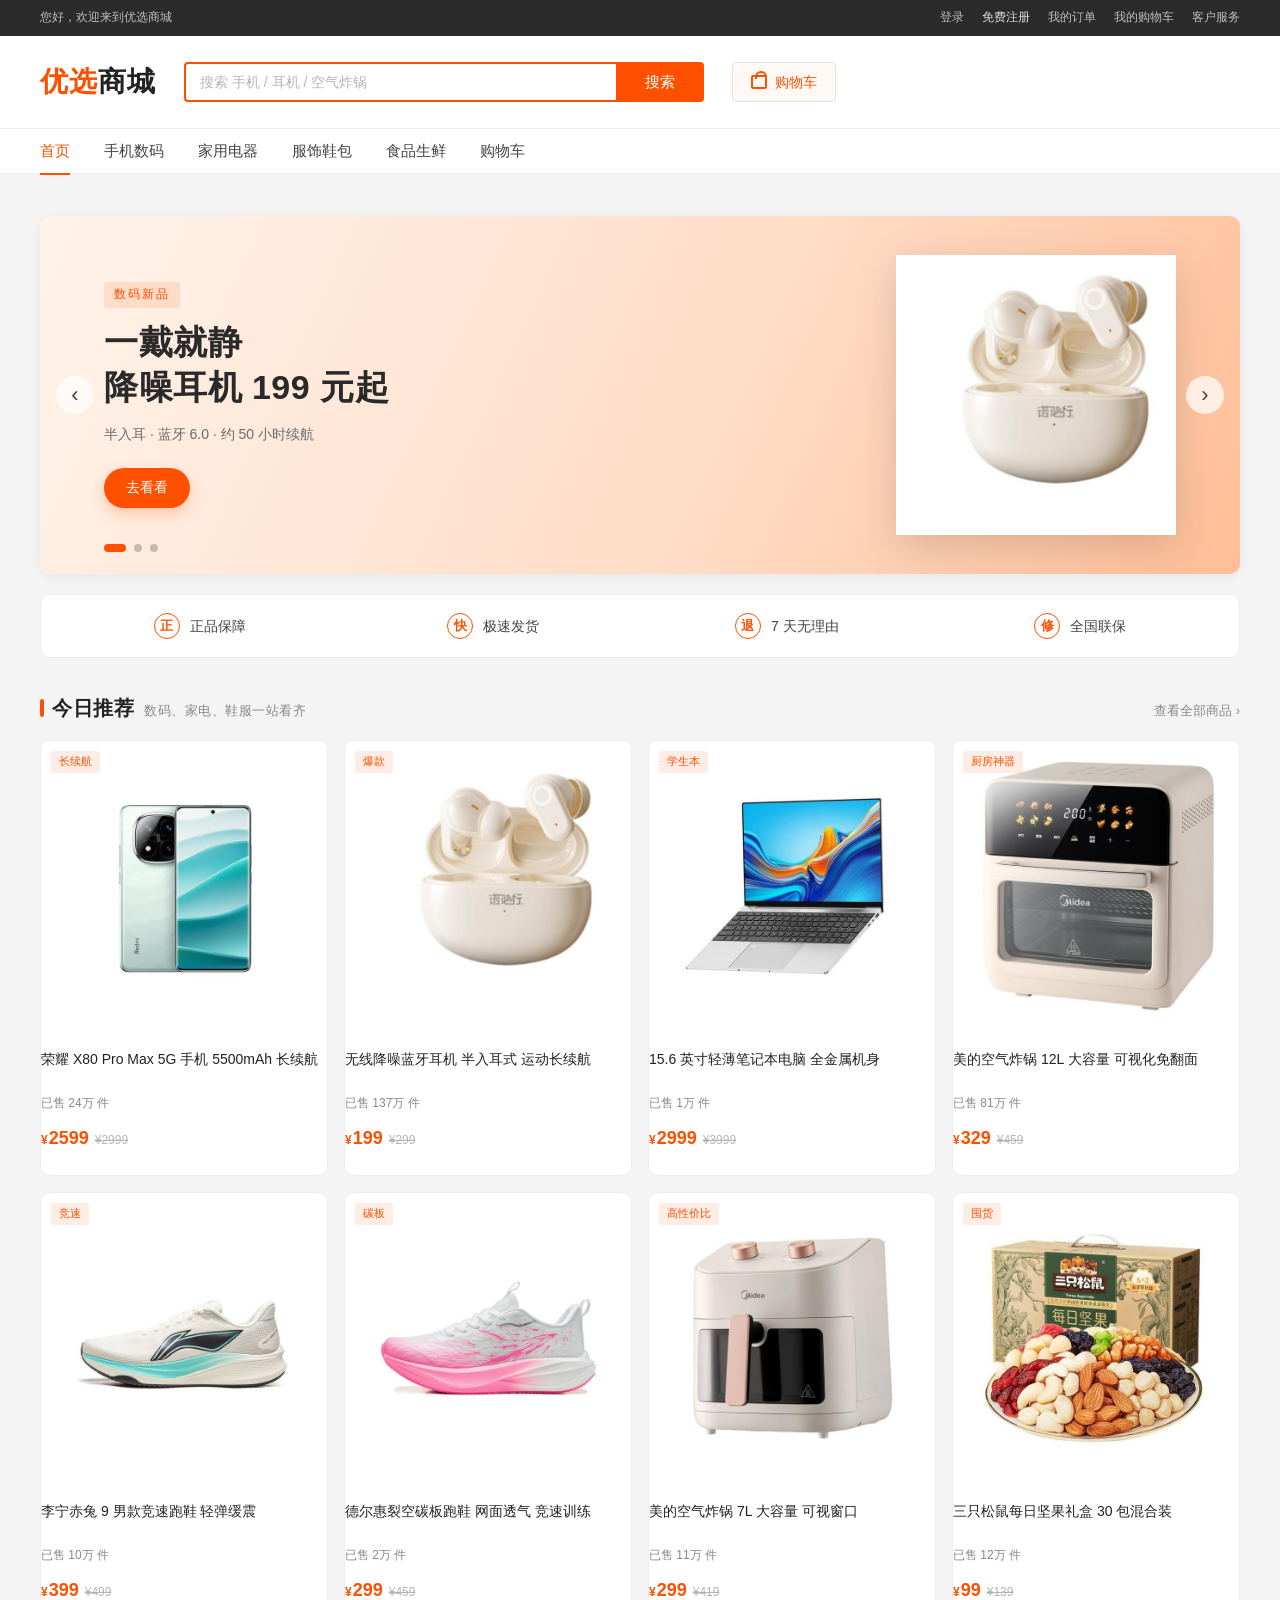
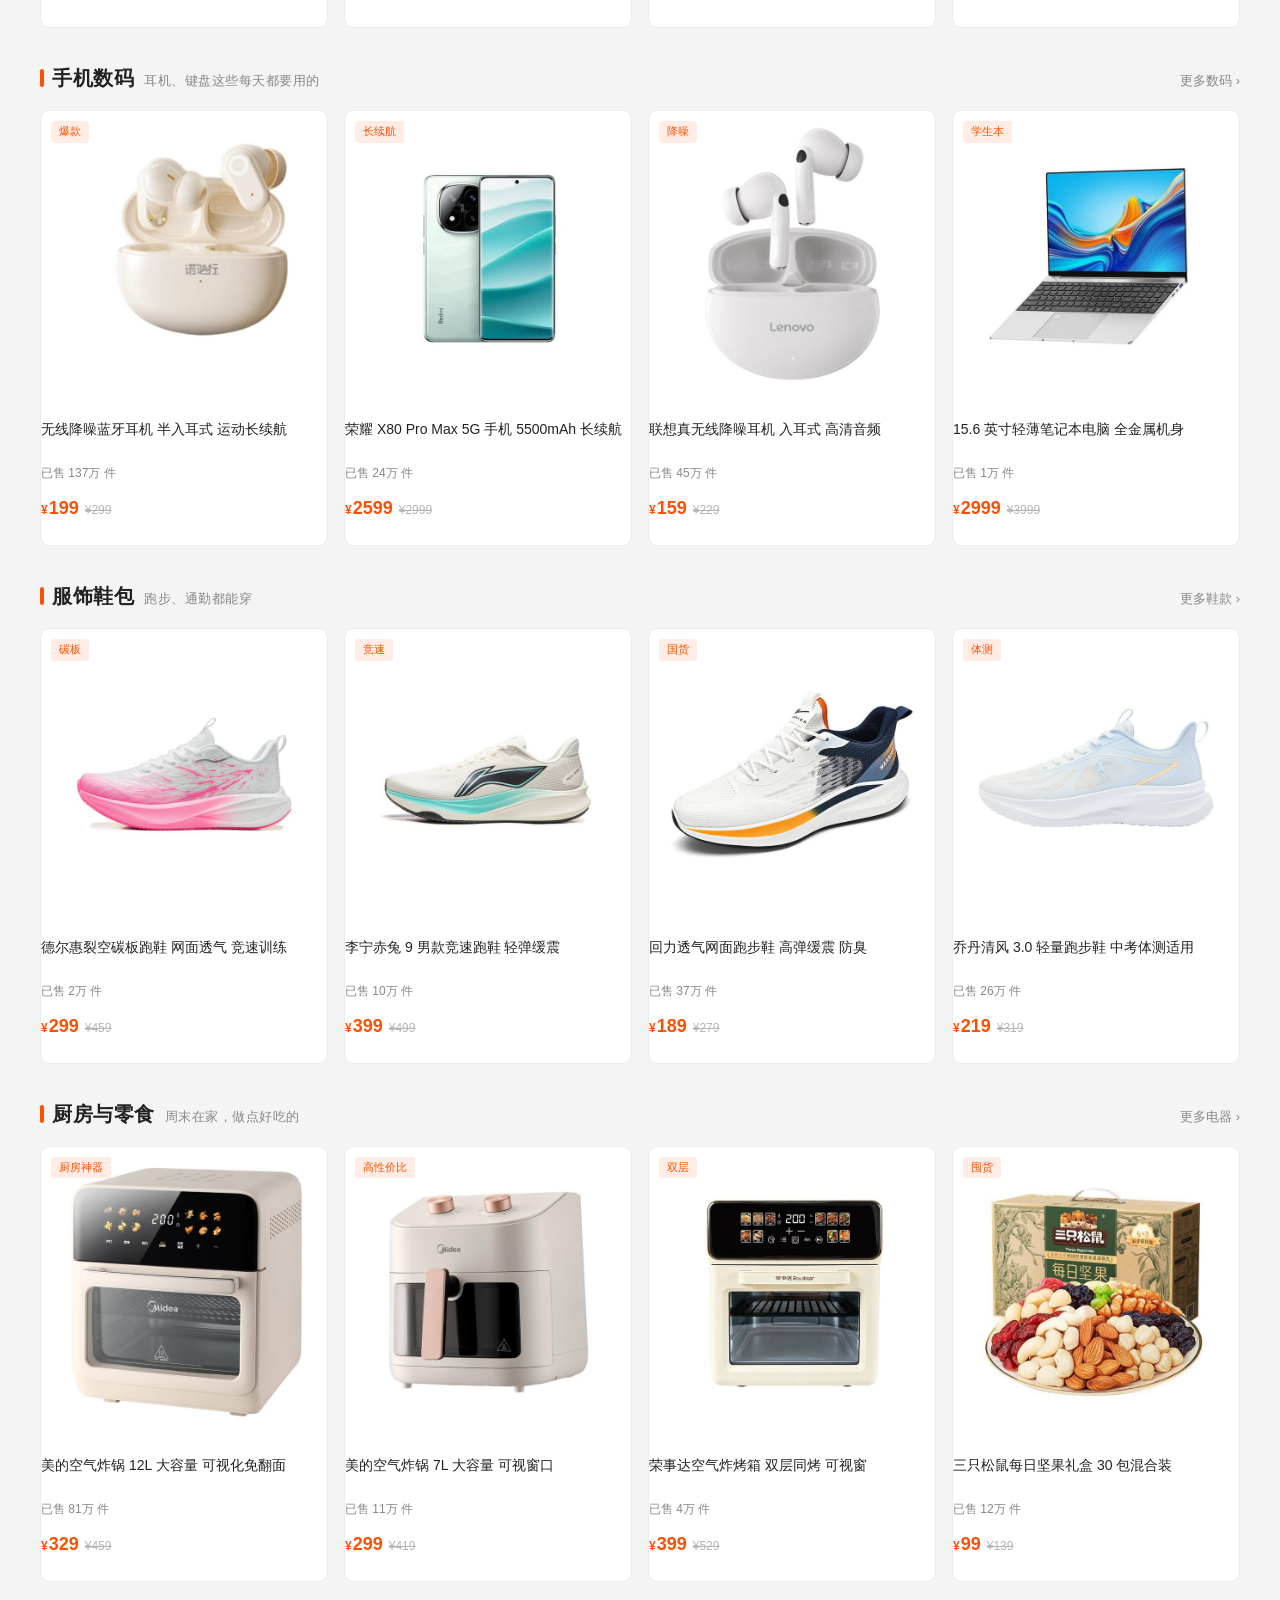
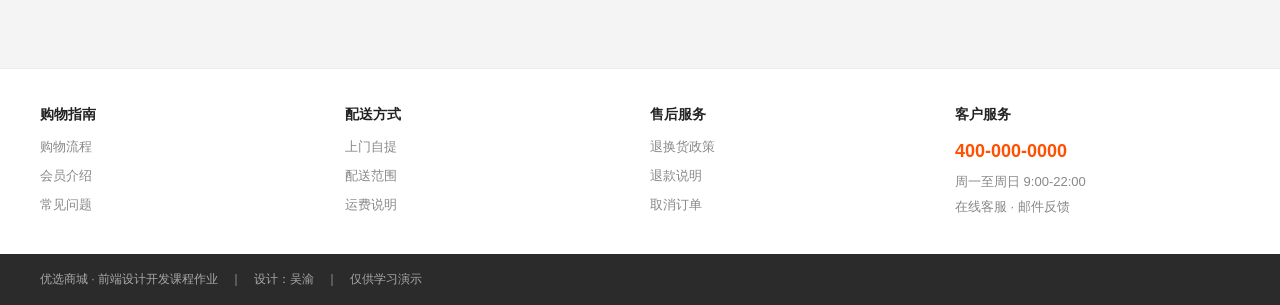
<file: index.html>
<!--
  优选商城 · 首页 index.html
  姓名：吴渝　学号：20251091098
  本页内容：轮播 Banner、服务承诺条、商品推荐区、楼层区
  公共头部与页脚复用 index.css 里的样式，本页脚本为 index.js
-->
<!DOCTYPE html>
<html lang="zh-CN">
<head>
  <meta charset="UTF-8">
  <meta name="viewport" content="width=device-width, initial-scale=1">
  <title>优选商城 - 正品好物，一站购齐</title>
  <link rel="icon" href="图片素材/favicon.png">
  <link rel="stylesheet" href="index.css">
</head>
<body>

  <!-- ========== 顶部通栏 ========== -->
  <div class="topbar">
    <div class="wrap topbar-in">
      <span class="tb-welcome">您好，欢迎来到优选商城</span>
      <nav class="tb-links">
        <a href="login.html">登录</a>
        <a href="login.html" class="tb-reg">免费注册</a>
        <a href="#">我的订单</a>
        <a href="cart.html">我的购物车<i class="tb-num" data-cart-num>0</i></a>
        <a href="#">客户服务</a>
      </nav>
    </div>
  </div>

  <!-- ========== 主导航 ========== -->
  <header class="header">
    <div class="wrap header-in">
      <a class="logo" href="index.html">优选<em>商城</em></a>
      <div class="search">
        <input type="text" placeholder="搜索 手机 / 耳机 / 空气炸锅" aria-label="搜索商品">
        <button type="button">搜索</button>
      </div>
      <a class="cart-entry" href="cart.html">
        <i class="ci" aria-hidden="true"></i>
        购物车<i class="cart-num" data-cart-num>0</i>
      </a>
    </div>
  </header>

  <!-- ========== 分类导航 ========== -->
  <nav class="catnav">
    <div class="wrap catnav-in">
      <a href="index.html" class="on">首页</a>
      <a href="category.html?cat=digital">手机数码</a>
      <a href="category.html?cat=home">家用电器</a>
      <a href="category.html?cat=clothes">服饰鞋包</a>
      <a href="category.html?cat=food">食品生鲜</a>
      <a href="cart.html">购物车</a>
    </div>
  </nav>

  <!-- ========== 正文 ========== -->
  <main class="wrap page">

    <!-- ---------- 轮播 Banner ---------- -->
    <section class="banner" aria-label="促销轮播">
      <div class="slides">

        <a class="slide s1 active" href="detail.html?id=p1">
          <div class="slide-txt">
            <p class="slide-kicker">数码新品</p>
            <h2>一戴就静<br>降噪耳机 199 元起</h2>
            <p class="slide-desc">半入耳 · 蓝牙 6.0 · 约 50 小时续航</p>
            <span class="slide-btn">去看看</span>
          </div>
          <div class="slide-pic">
            <img src="图片素材/p01.jpg" alt="无线降噪蓝牙耳机">
          </div>
        </a>

        <a class="slide s2" href="detail.html?id=p7">
          <div class="slide-txt">
            <p class="slide-kicker">厨房焕新</p>
            <h2>一锅两菜<br>12L 空气炸锅</h2>
            <p class="slide-desc">可视窗口 · 免翻面 · 12 种预设菜单</p>
            <span class="slide-btn">去看看</span>
          </div>
          <div class="slide-pic">
            <img src="图片素材/p07.jpg" alt="空气炸锅">
          </div>
        </a>

        <a class="slide s3" href="detail.html?id=p9">
          <div class="slide-txt">
            <p class="slide-kicker">跑步季</p>
            <h2>轻一点，快一点<br>碳板跑鞋 299 元</h2>
            <p class="slide-desc">网面透气 · 爆米花中底 · 体测慢跑都能穿</p>
            <span class="slide-btn">去看看</span>
          </div>
          <div class="slide-pic">
            <img src="图片素材/p09.jpg" alt="碳板跑鞋">
          </div>
        </a>

      </div>

      <!-- 左右箭头与圆点 -->
      <button class="bn-arrow bn-prev" type="button" aria-label="上一张">‹</button>
      <button class="bn-arrow bn-next" type="button" aria-label="下一张">›</button>
      <div class="bn-dots" aria-label="轮播指示">
        <button type="button" class="on" aria-label="第 1 张"></button>
        <button type="button" aria-label="第 2 张"></button>
        <button type="button" aria-label="第 3 张"></button>
      </div>
    </section>

    <!-- ---------- 服务承诺条 ---------- -->
    <section class="service-bar" aria-label="服务承诺">
      <div class="wrap service-in">
        <div class="service-item"><b>正</b>正品保障</div>
        <div class="service-item"><b>快</b>极速发货</div>
        <div class="service-item"><b>退</b>7 天无理由</div>
        <div class="service-item"><b>修</b>全国联保</div>
      </div>
    </section>

    <!-- ---------- 今日推荐 ---------- -->
    <section class="sec" aria-label="今日推荐">
      <div class="sec-head">
        <h2 class="sec-title">今日推荐<small>数码、家电、鞋服一站看齐</small></h2>
        <a class="sec-more" href="category.html">查看全部商品 ›</a>
      </div>
      <div class="goods-grid" id="hotGrid"></div>
    </section>

    <!-- ---------- 楼层一：手机数码 ---------- -->
    <section class="sec" aria-label="手机数码">
      <div class="sec-head">
        <h2 class="sec-title">手机数码<small>耳机、键盘这些每天都要用的</small></h2>
        <a class="sec-more" href="category.html?cat=digital">更多数码 ›</a>
      </div>
      <div class="goods-grid" id="digitalGrid"></div>
    </section>

    <!-- ---------- 楼层二：服饰鞋包 ---------- -->
    <section class="sec" aria-label="服饰鞋包">
      <div class="sec-head">
        <h2 class="sec-title">服饰鞋包<small>跑步、通勤都能穿</small></h2>
        <a class="sec-more" href="category.html?cat=clothes">更多鞋款 ›</a>
      </div>
      <div class="goods-grid" id="clothGrid"></div>
    </section>

    <!-- ---------- 楼层三：厨房与零食 ---------- -->
    <section class="sec" aria-label="厨房与零食">
      <div class="sec-head">
        <h2 class="sec-title">厨房与零食<small>周末在家，做点好吃的</small></h2>
        <a class="sec-more" href="category.html?cat=home">更多电器 ›</a>
      </div>
      <div class="goods-grid" id="lifeGrid"></div>
    </section>

  </main>

  <!-- ========== 公共页脚 ========== -->
  <footer class="footer">
    <div class="wrap foot-cols">
      <div class="foot-col">
        <h4>购物指南</h4>
        <a href="#">购物流程</a><a href="#">会员介绍</a><a href="#">常见问题</a>
      </div>
      <div class="foot-col">
        <h4>配送方式</h4>
        <a href="#">上门自提</a><a href="#">配送范围</a><a href="#">运费说明</a>
      </div>
      <div class="foot-col">
        <h4>售后服务</h4>
        <a href="#">退换货政策</a><a href="#">退款说明</a><a href="#">取消订单</a>
      </div>
      <div class="foot-col foot-service">
        <h4>客户服务</h4>
        <p class="tel">400-000-0000</p>
        <p>周一至周日 9:00-22:00</p>
        <p>在线客服 · 邮件反馈</p>
      </div>
    </div>
    <div class="copyright">
      <div class="wrap">优选商城 · 前端设计开发课程作业　｜　设计：吴渝　｜　仅供学习演示</div>
    </div>
  </footer>

  <button class="to-top" id="toTop" type="button" aria-label="回到顶部">↑</button>

  <script src="index.js"></script>
</body>
</html>
</file>
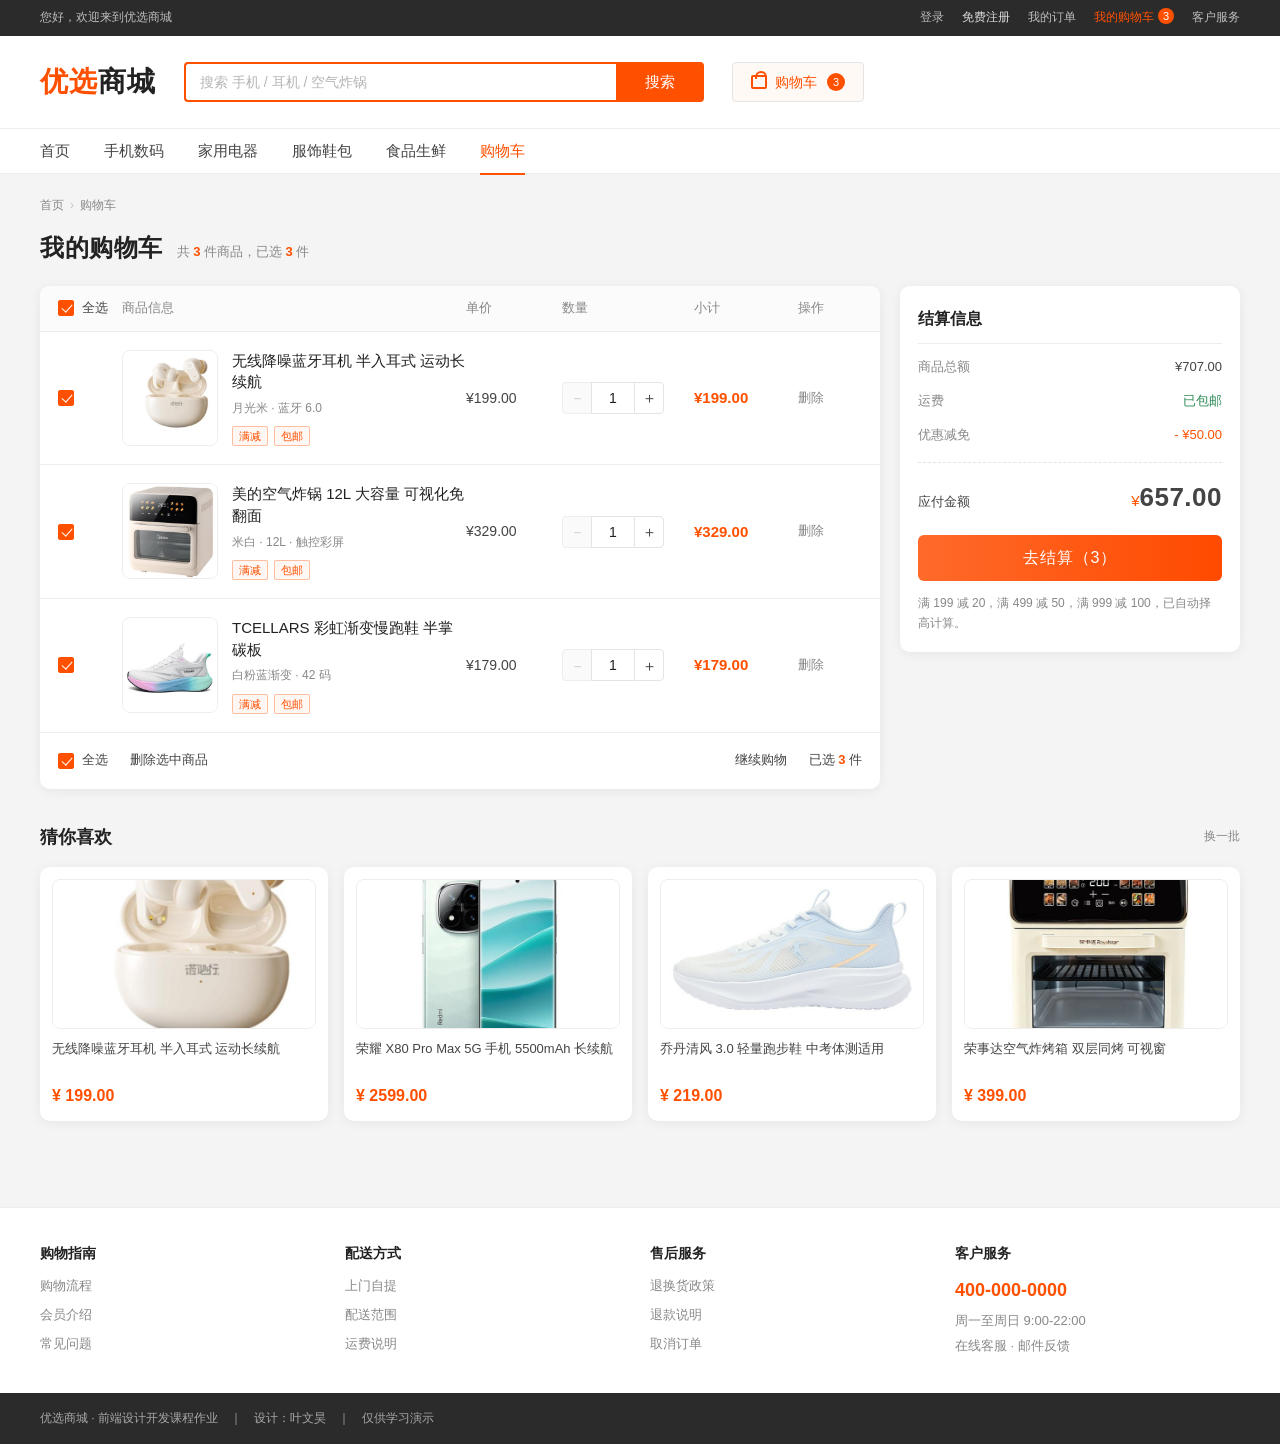
<file: cart.html>
<!--
  优选商城 · 购物车页 cart.html
  姓名：叶文昊　学号：20251091070
  本页内容：购物车商品列表、金额统计与结算区、本页样式与响应式适配
  结构按老师要求：页面与配套 css、js 同名同目录，公共样式在 index.css，图片素材放“图片素材”文件夹
-->
<!DOCTYPE html>
<html lang="zh-CN">
<head>
  <meta charset="UTF-8">
  <meta name="viewport" content="width=device-width, initial-scale=1">
  <title>我的购物车 - 优选商城</title>
  <link rel="icon" href="图片素材/favicon.png">
  <link rel="stylesheet" href="index.css">
  <link rel="stylesheet" href="cart.css">
</head>
<body>

  <!-- ========== 顶部通栏 ========== -->
  <div class="topbar">
    <div class="wrap topbar-in">
      <span class="tb-welcome">您好，欢迎来到优选商城</span>
      <nav class="tb-links">
        <a href="login.html">登录</a>
        <a href="login.html" class="tb-reg">免费注册</a>
        <a href="#">我的订单</a>
        <a href="cart.html" class="on">我的购物车<i class="tb-num" data-cart-num>3</i></a>
        <a href="#">客户服务</a>
      </nav>
    </div>
  </div>

  <!-- ========== 主导航 ========== -->
  <header class="header">
    <div class="wrap header-in">
      <a class="logo" href="index.html">优选<em>商城</em></a>
      <div class="search">
        <input type="text" placeholder="搜索 手机 / 耳机 / 空气炸锅" aria-label="搜索商品">
        <button type="button">搜索</button>
      </div>
      <a class="cart-entry on" href="cart.html">
        <i class="ci" aria-hidden="true"></i>
        购物车<i class="cart-num" data-cart-num>3</i>
      </a>
    </div>
  </header>

  <!-- ========== 分类导航 ========== -->
  <nav class="catnav">
    <div class="wrap catnav-in">
      <a href="index.html">首页</a>
      <a href="category.html?cat=digital">手机数码</a>
      <a href="category.html?cat=home">家用电器</a>
      <a href="category.html?cat=clothes">服饰鞋包</a>
      <a href="category.html?cat=food">食品生鲜</a>
      <a href="cart.html" class="on">购物车</a>
    </div>
  </nav>

  <!-- ========== 正文 ========== -->
  <main class="wrap page">

    <p class="crumb"><a href="index.html">首页</a><i>›</i><span>购物车</span></p>

    <div class="page-head">
      <h1>我的购物车</h1>
      <p class="page-sub">共 <b id="totalNum">3</b> 件商品，已选 <b id="selNumTop">3</b> 件</p>
    </div>

    <div class="cart-layout">

      <!-- ---------- 商品列表 ---------- -->
      <section class="cart-list" aria-label="购物车商品列表">

        <div class="list-head">
          <label class="ck"><input type="checkbox" id="checkAll" checked><span class="ck-box" aria-hidden="true"></span>全选</label>
          <span>商品信息</span>
          <span>单价</span>
          <span>数量</span>
          <span>小计</span>
          <span>操作</span>
        </div>

        <div id="cartRows">
          <!-- 购物车里的商品由 cart.js 从本地存储读出来渲染，
               在详情页点了“加入购物车”的商品会自动出现在这里 -->
        </div>

        <!-- 购物车空了的时候显示 -->
        <div class="empty" id="emptyBox" hidden>
          <p>购物车还是空的</p>
          <a href="index.html" class="btn-ghost">去逛逛</a>
        </div>

        <div class="list-foot">
          <label class="ck"><input type="checkbox" id="checkAll2" checked><span class="ck-box" aria-hidden="true"></span>全选</label>
          <a href="#" class="del-sel" id="delSel">删除选中商品</a>
          <a href="index.html" class="link-go">继续购物</a>
          <span class="foot-sel">已选 <b id="selNum">3</b> 件</span>
        </div>
      </section>

      <!-- ---------- 结算区 ---------- -->
      <aside class="settle" aria-label="金额统计与结算">
        <h2>结算信息</h2>
        <dl class="settle-list">
          <div><dt>商品总额</dt><dd>¥<span id="sumGoods">0.00</span></dd></div>
          <div><dt>运费</dt><dd class="free">已包邮</dd></div>
          <div><dt>优惠减免</dt><dd class="minus">- ¥<span id="sumOff">0.00</span></dd></div>
        </dl>
        <div class="settle-total">
          <span>应付金额</span>
          <em>¥<span id="sumPay">0.00</span></em>
        </div>
        <button type="button" class="btn-pay" id="payBtn">去结算（<span id="payNum">3</span>）</button>
        <p class="settle-tip">满 199 减 20，满 499 减 50，满 999 减 100，已自动择高计算。</p>
      </aside>

    </div>

    <!-- ---------- 猜你喜欢 ---------- -->
    <section class="like" aria-label="猜你喜欢">
      <h2 class="like-t">猜你喜欢<span id="likeMore">换一批</span></h2>
      <div class="like-grid" id="likeGrid">
        <!-- 推荐商品由 cart.js 从全站商品里随机挑 4 件，点“换一批”会重新抽 -->
      </div>
    </section>

  </main>

  <!-- ========== 公共页脚 ========== -->
  <footer class="footer">
    <div class="wrap foot-cols">
      <div class="foot-col">
        <h4>购物指南</h4>
        <a href="#">购物流程</a><a href="#">会员介绍</a><a href="#">常见问题</a>
      </div>
      <div class="foot-col">
        <h4>配送方式</h4>
        <a href="#">上门自提</a><a href="#">配送范围</a><a href="#">运费说明</a>
      </div>
      <div class="foot-col">
        <h4>售后服务</h4>
        <a href="#">退换货政策</a><a href="#">退款说明</a><a href="#">取消订单</a>
      </div>
      <div class="foot-col foot-service">
        <h4>客户服务</h4>
        <p class="tel">400-000-0000</p>
        <p>周一至周日 9:00-22:00</p>
        <p>在线客服 · 邮件反馈</p>
      </div>
    </div>
    <div class="copyright">
      <div class="wrap">优选商城 · 前端设计开发课程作业　｜　设计：叶文昊　｜　仅供学习演示</div>
    </div>
  </footer>

  <script src="index.js"></script>
  <script src="cart.js"></script>
</body>
</html>
</file>
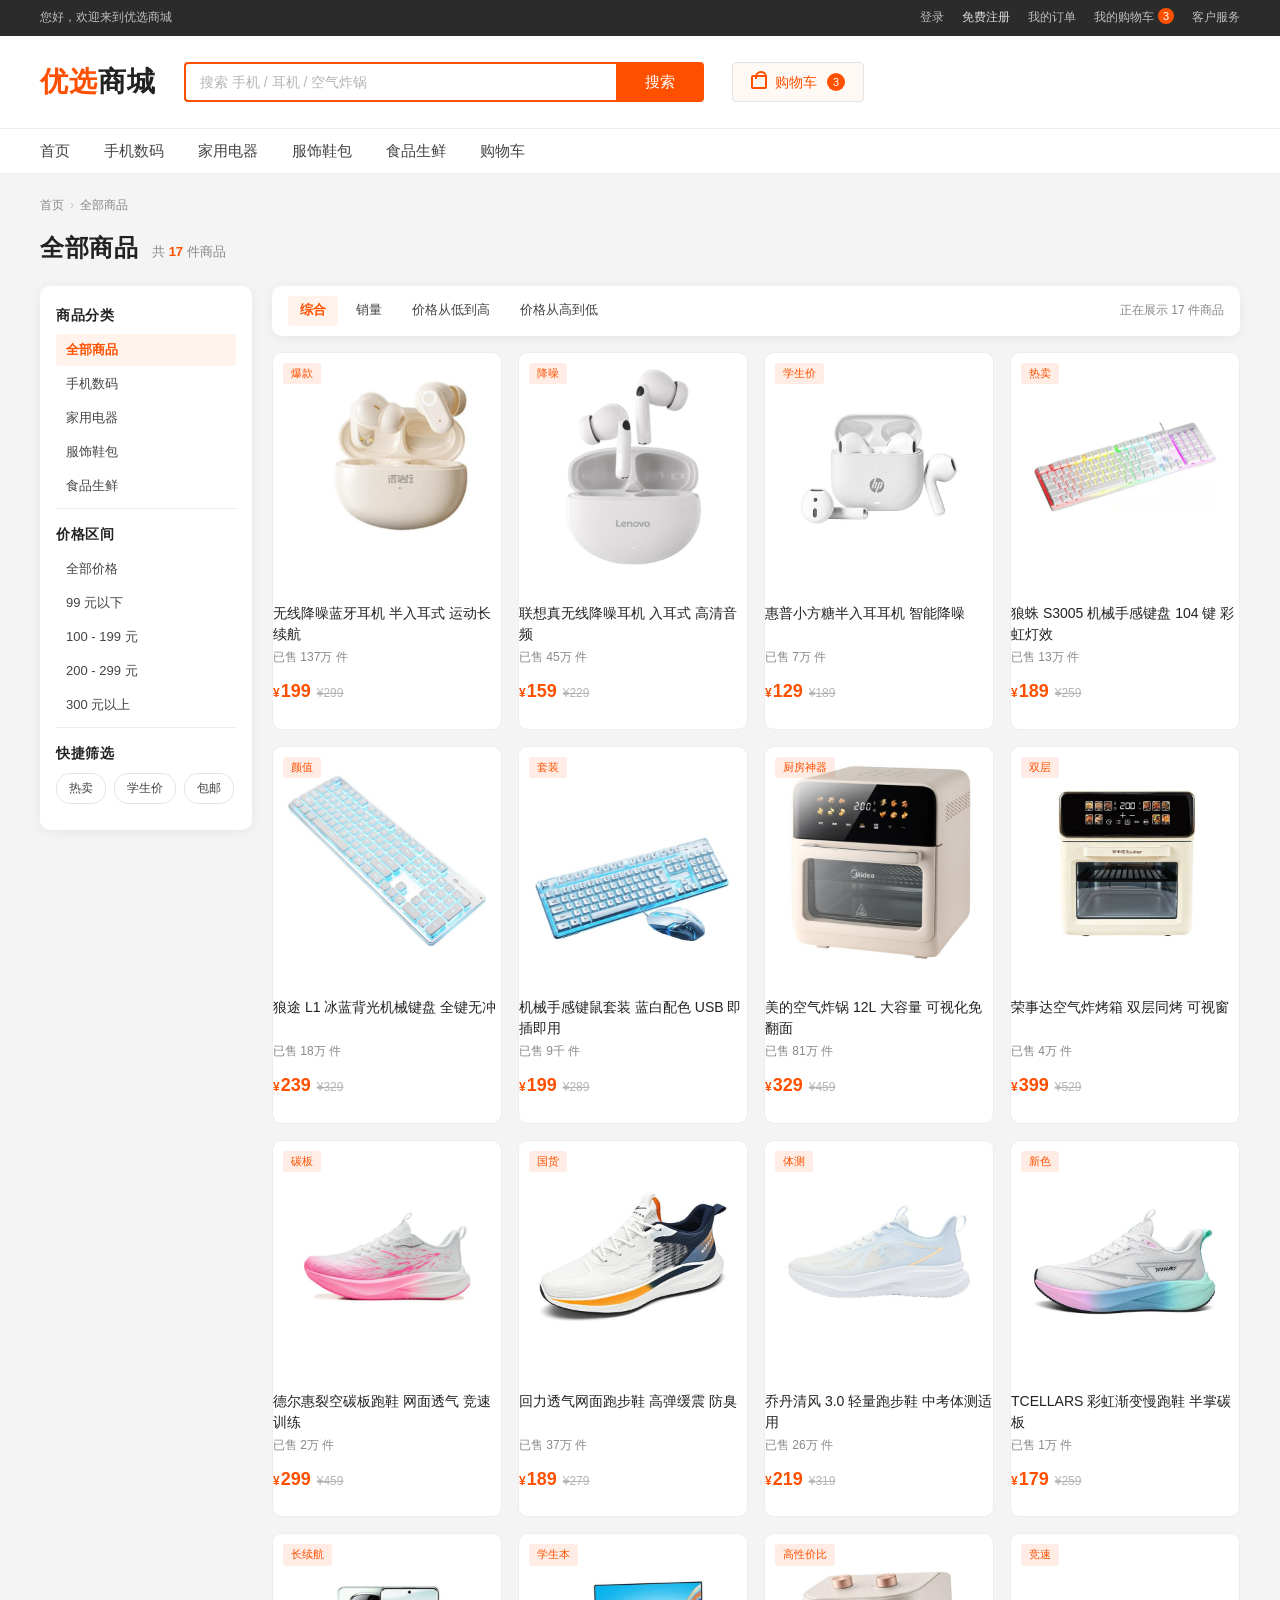
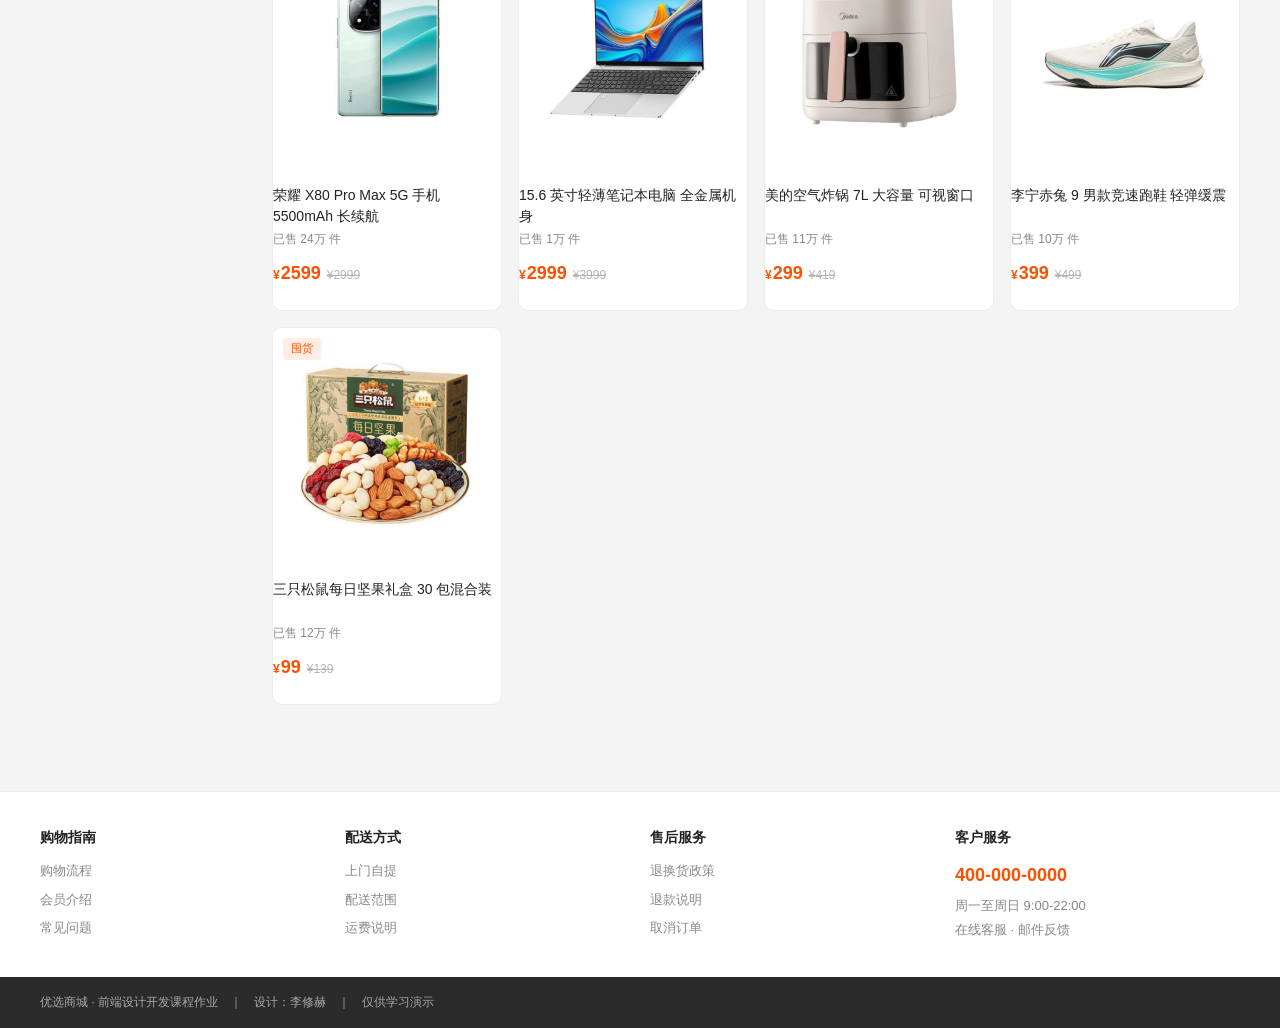
<file: category.html>
<!--
  优选商城 · 商品分类页 category.html
  姓名：李修赫　学号：20251091059
  本页内容：左侧分类与价格筛选栏、右侧商品网格列表、排序与搜索关键词联动
  公共头部、页脚样式来自 index.css，公共商品数据与购物车逻辑来自 index.js
-->
<!DOCTYPE html>
<html lang="zh-CN">
<head>
  <meta charset="UTF-8">
  <meta name="viewport" content="width=device-width, initial-scale=1">
  <title>全部商品 - 优选商城</title>
  <link rel="icon" href="图片素材/favicon.png">
  <link rel="stylesheet" href="index.css">
  <link rel="stylesheet" href="category.css">
</head>
<body>

  <!-- ========== 顶部通栏 ========== -->
  <div class="topbar">
    <div class="wrap topbar-in">
      <span class="tb-welcome">您好，欢迎来到优选商城</span>
      <nav class="tb-links">
        <a href="login.html">登录</a>
        <a href="login.html" class="tb-reg">免费注册</a>
        <a href="#">我的订单</a>
        <a href="cart.html">我的购物车<i class="tb-num" data-cart-num>0</i></a>
        <a href="#">客户服务</a>
      </nav>
    </div>
  </div>

  <!-- ========== 主导航 ========== -->
  <header class="header">
    <div class="wrap header-in">
      <a class="logo" href="index.html">优选<em>商城</em></a>
      <div class="search">
        <input type="text" placeholder="搜索 手机 / 耳机 / 空气炸锅" aria-label="搜索商品">
        <button type="button">搜索</button>
      </div>
      <a class="cart-entry" href="cart.html">
        <i class="ci" aria-hidden="true"></i>
        购物车<i class="cart-num" data-cart-num>0</i>
      </a>
    </div>
  </header>

  <!-- ========== 分类导航 ========== -->
  <nav class="catnav">
    <div class="wrap catnav-in">
      <a href="index.html">首页</a>
      <a href="category.html?cat=digital">手机数码</a>
      <a href="category.html?cat=home">家用电器</a>
      <a href="category.html?cat=clothes">服饰鞋包</a>
      <a href="category.html?cat=food">食品生鲜</a>
      <a href="cart.html">购物车</a>
    </div>
  </nav>

  <!-- ========== 正文 ========== -->
  <main class="wrap page">

    <p class="crumb"><a href="index.html">首页</a><i>›</i><span id="crumbCat">全部商品</span></p>

    <div class="page-head">
      <h1 id="catTitle">全部商品</h1>
      <p class="page-sub">共 <b id="totalCount">0</b> 件商品</p>
    </div>

    <div class="cat-layout">

      <!-- ---------- 左侧筛选栏 ---------- -->
      <aside class="filter" aria-label="商品筛选">

        <div class="filter-group">
          <h3>商品分类</h3>
          <ul id="catList" class="filter-list"></ul>
        </div>

        <div class="filter-group">
          <h3>价格区间</h3>
          <ul id="priceList" class="filter-list">
            <li><a href="#" data-min="0" data-max="99999">全部价格</a></li>
            <li><a href="#" data-min="0" data-max="99">99 元以下</a></li>
            <li><a href="#" data-min="100" data-max="199">100 - 199 元</a></li>
            <li><a href="#" data-min="200" data-max="299">200 - 299 元</a></li>
            <li><a href="#" data-min="300" data-max="99999">300 元以上</a></li>
          </ul>
        </div>

        <div class="filter-group">
          <h3>快捷筛选</h3>
          <div class="filter-tags">
            <a href="#" data-tag="热卖">热卖</a>
            <a href="#" data-tag="学生价">学生价</a>
            <a href="#" data-tag="包邮">包邮</a>
          </div>
        </div>

      </aside>

      <!-- ---------- 右侧商品区 ---------- -->
      <section class="cat-main" aria-label="商品列表">

        <div class="sort-bar">
          <div class="sort-tabs">
            <button type="button" class="on" data-sort="default">综合</button>
            <button type="button" data-sort="sales">销量</button>
            <button type="button" data-sort="price-asc">价格从低到高</button>
            <button type="button" data-sort="price-desc">价格从高到低</button>
          </div>
          <p class="sort-tip" id="sortTip">正在展示全部商品</p>
        </div>

        <div class="goods-grid" id="catGrid"></div>

        <div class="empty-state" id="catEmpty" hidden>
          <p>没有找到符合条件的商品，换个条件试试</p>
          <a href="category.html" class="btn-outline">查看全部商品</a>
        </div>

      </section>

    </div>

  </main>

  <!-- ========== 公共页脚 ========== -->
  <footer class="footer">
    <div class="wrap foot-cols">
      <div class="foot-col">
        <h4>购物指南</h4>
        <a href="#">购物流程</a><a href="#">会员介绍</a><a href="#">常见问题</a>
      </div>
      <div class="foot-col">
        <h4>配送方式</h4>
        <a href="#">上门自提</a><a href="#">配送范围</a><a href="#">运费说明</a>
      </div>
      <div class="foot-col">
        <h4>售后服务</h4>
        <a href="#">退换货政策</a><a href="#">退款说明</a><a href="#">取消订单</a>
      </div>
      <div class="foot-col foot-service">
        <h4>客户服务</h4>
        <p class="tel">400-000-0000</p>
        <p>周一至周日 9:00-22:00</p>
        <p>在线客服 · 邮件反馈</p>
      </div>
    </div>
    <div class="copyright">
      <div class="wrap">优选商城 · 前端设计开发课程作业　｜　设计：李修赫　｜　仅供学习演示</div>
    </div>
  </footer>

  <button class="to-top" id="toTop" type="button" aria-label="回到顶部">↑</button>

  <script src="index.js"></script>
  <script src="category.js"></script>
</body>
</html>
</file>
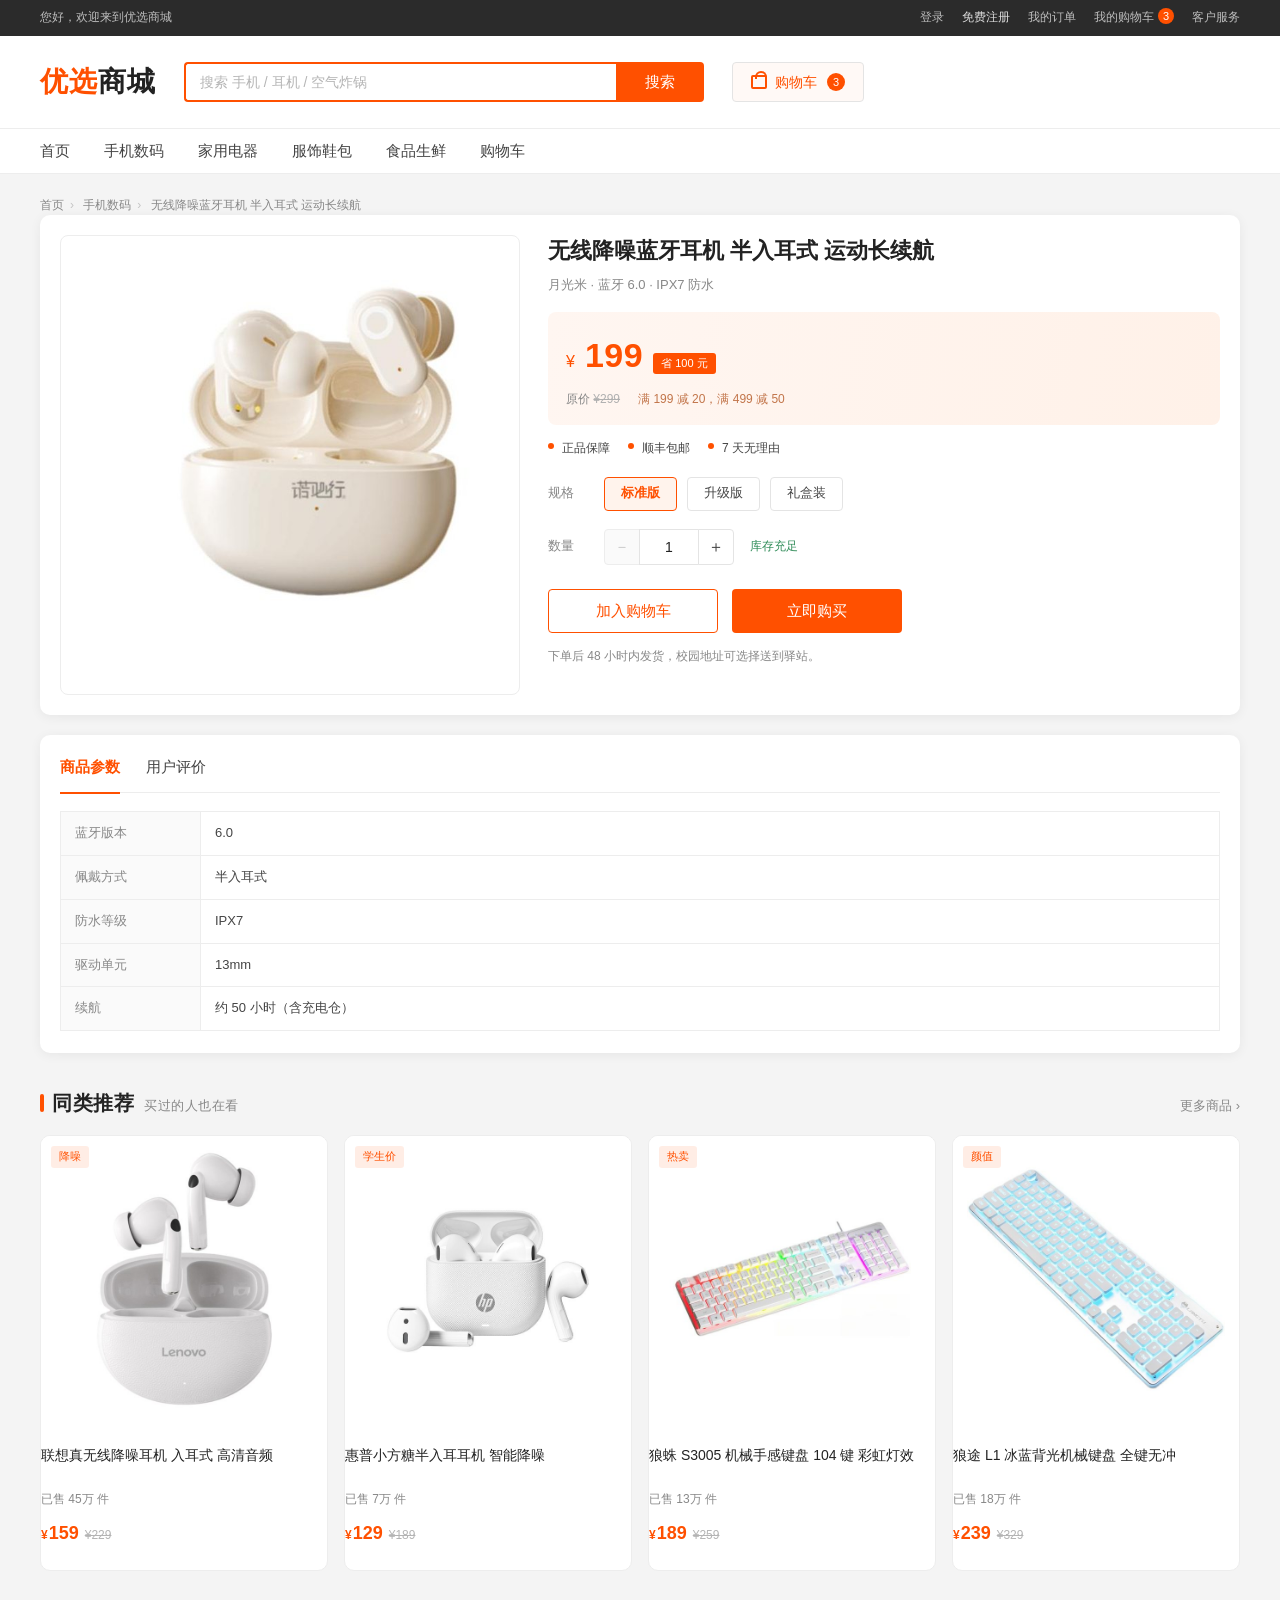
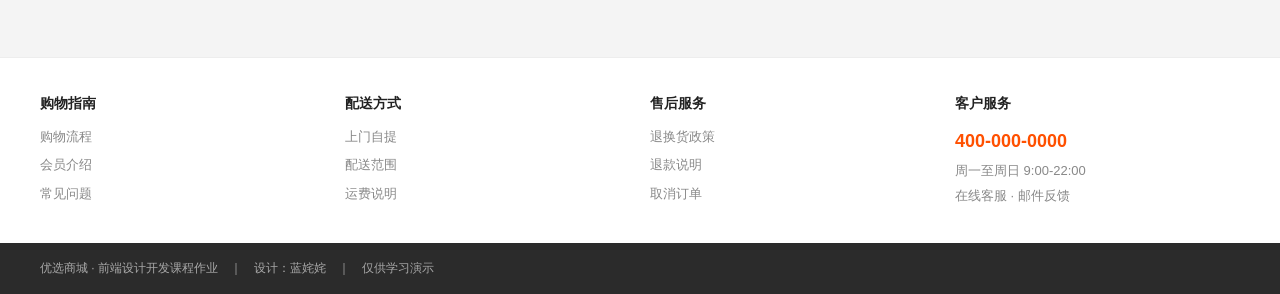
<file: detail.html>
<!--
  优选商城 · 商品详情页 detail.html
  姓名：蓝姹姹　学号：20251091083
  本页内容：商品图文展示、价格与规格选择、商品参数、用户评价、加入购物车
  地址栏带 id 参数，例如 detail.html?id=p1，默认显示第一款商品
-->
<!DOCTYPE html>
<html lang="zh-CN">
<head>
  <meta charset="UTF-8">
  <meta name="viewport" content="width=device-width, initial-scale=1">
  <title>商品详情 - 优选商城</title>
  <link rel="icon" href="图片素材/favicon.png">
  <link rel="stylesheet" href="index.css">
  <link rel="stylesheet" href="detail.css">
</head>
<body>

  <!-- ========== 顶部通栏 ========== -->
  <div class="topbar">
    <div class="wrap topbar-in">
      <span class="tb-welcome">您好，欢迎来到优选商城</span>
      <nav class="tb-links">
        <a href="login.html">登录</a>
        <a href="login.html" class="tb-reg">免费注册</a>
        <a href="#">我的订单</a>
        <a href="cart.html">我的购物车<i class="tb-num" data-cart-num>0</i></a>
        <a href="#">客户服务</a>
      </nav>
    </div>
  </div>

  <!-- ========== 主导航 ========== -->
  <header class="header">
    <div class="wrap header-in">
      <a class="logo" href="index.html">优选<em>商城</em></a>
      <div class="search">
        <input type="text" placeholder="搜索 手机 / 耳机 / 空气炸锅" aria-label="搜索商品">
        <button type="button">搜索</button>
      </div>
      <a class="cart-entry" href="cart.html">
        <i class="ci" aria-hidden="true"></i>
        购物车<i class="cart-num" data-cart-num>0</i>
      </a>
    </div>
  </header>

  <!-- ========== 分类导航 ========== -->
  <nav class="catnav">
    <div class="wrap catnav-in">
      <a href="index.html">首页</a>
      <a href="category.html?cat=digital">手机数码</a>
      <a href="category.html?cat=home">家用电器</a>
      <a href="category.html?cat=clothes">服饰鞋包</a>
      <a href="category.html?cat=food">食品生鲜</a>
      <a href="cart.html">购物车</a>
    </div>
  </nav>

  <!-- ========== 正文 ========== -->
  <main class="wrap page">

    <p class="crumb">
      <a href="index.html">首页</a><i>›</i>
      <a href="category.html" id="crumbCat">全部商品</a><i>›</i>
      <span id="crumbName">商品详情</span>
    </p>

    <!-- ---------- 商品主区 ---------- -->
    <section class="detail-top" aria-label="商品信息">

      <!-- 左：大图 -->
      <div class="view">
        <div class="view-main" id="viewMain">
          <img id="mainImg" src="图片素材/p01.jpg" alt="商品主图">
        </div>
      </div>

      <!-- 右：价格与购买 -->
      <div class="buy">
        <h1 class="buy-name" id="goodsName">商品名称</h1>
        <p class="buy-sub" id="goodsSub">商品副标题</p>

        <div class="price-box">
          <div class="price-now">¥<em id="priceNow">0</em><span class="price-off" id="priceOff">省 0 元</span></div>
          <p class="price-old">原价 <del id="priceOld">¥0</del>　<span class="price-tip">满 199 减 20，满 499 减 50</span></p>
        </div>

        <div class="buy-promise">
          <span>正品保障</span><span>顺丰包邮</span><span>7 天无理由</span>
        </div>

        <div class="opt-row">
          <label class="opt-label">规格</label>
          <div class="opt-list" id="specList">
            <button type="button" class="on" data-spec="标准版">标准版</button>
            <button type="button" data-spec="升级版">升级版</button>
            <button type="button" data-spec="礼盒装">礼盒装</button>
          </div>
        </div>

        <div class="opt-row">
          <label class="opt-label">数量</label>
          <div class="qty">
            <button type="button" class="qty-minus" id="minusBtn" aria-label="减少数量">－</button>
            <input type="text" id="qtyInput" value="1" inputmode="numeric" aria-label="购买数量">
            <button type="button" class="qty-plus" id="plusBtn" aria-label="增加数量">＋</button>
          </div>
          <span class="stock">库存充足</span>
        </div>

        <div class="buy-btns">
          <button type="button" class="btn-outline" id="addBtn">加入购物车</button>
          <button type="button" class="btn-brand" id="buyBtn">立即购买</button>
        </div>

        <p class="buy-note">下单后 48 小时内发货，校园地址可选择送到驿站。</p>
      </div>

    </section>

    <!-- ---------- 参数与评价 ---------- -->
    <section class="detail-bot" aria-label="商品参数与评价">

      <div class="tabs" id="tabs">
        <button type="button" class="on" data-tab="param">商品参数</button>
        <button type="button" data-tab="review">用户评价</button>
        <span class="tabs-line"></span>
      </div>

      <div class="tab-panel" id="panelParam">
        <table class="param-table" id="paramTable"></table>
      </div>

      <div class="tab-panel" id="panelReview" hidden>
        <div class="review-list" id="reviewList"></div>
      </div>

    </section>

    <!-- ---------- 同类推荐 ---------- -->
    <section class="sec" aria-label="同类推荐">
      <div class="sec-head">
        <h2 class="sec-title">同类推荐<small>买过的人也在看</small></h2>
        <a class="sec-more" href="category.html" id="moreLink">更多商品 ›</a>
      </div>
      <div class="goods-grid" id="likeGrid"></div>
    </section>

  </main>

  <!-- ========== 公共页脚 ========== -->
  <footer class="footer">
    <div class="wrap foot-cols">
      <div class="foot-col">
        <h4>购物指南</h4>
        <a href="#">购物流程</a><a href="#">会员介绍</a><a href="#">常见问题</a>
      </div>
      <div class="foot-col">
        <h4>配送方式</h4>
        <a href="#">上门自提</a><a href="#">配送范围</a><a href="#">运费说明</a>
      </div>
      <div class="foot-col">
        <h4>售后服务</h4>
        <a href="#">退换货政策</a><a href="#">退款说明</a><a href="#">取消订单</a>
      </div>
      <div class="foot-col foot-service">
        <h4>客户服务</h4>
        <p class="tel">400-000-0000</p>
        <p>周一至周日 9:00-22:00</p>
        <p>在线客服 · 邮件反馈</p>
      </div>
    </div>
    <div class="copyright">
      <div class="wrap">优选商城 · 前端设计开发课程作业　｜　设计：蓝姹姹　｜　仅供学习演示</div>
    </div>
  </footer>

  <button class="to-top" id="toTop" type="button" aria-label="回到顶部">↑</button>

  <script src="index.js"></script>
  <script src="detail.js"></script>
</body>
</html>
</file>
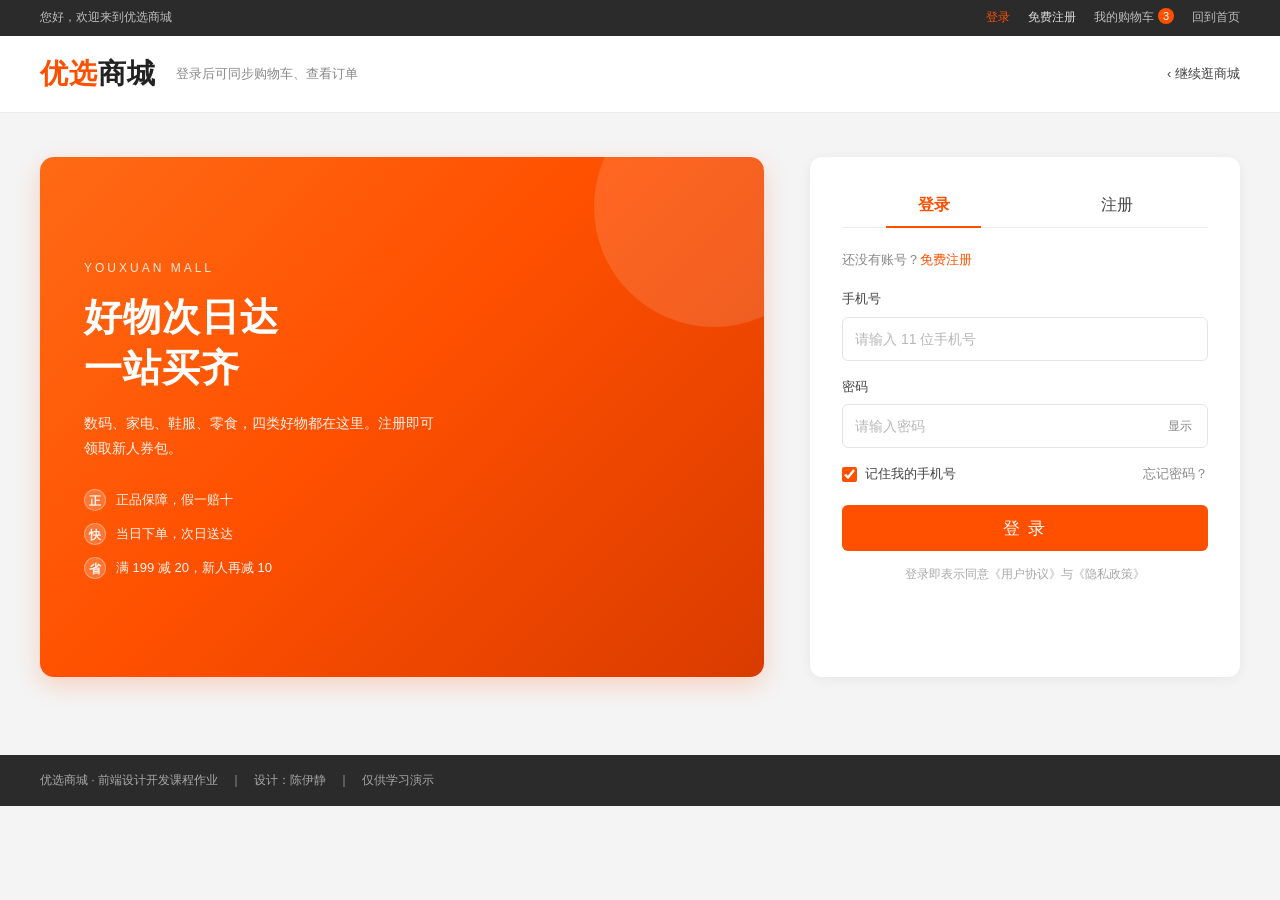
<file: login.html>
<!--
  优选商城 · 登录注册页 login.html
  姓名：陈伊静　学号：20251091078
  本页内容：精简版导航、登录与注册表单切换、表单校验、移动端居中布局
  公共样式在 index.css，本页样式在 login.css，脚本为 login.js
-->
<!DOCTYPE html>
<html lang="zh-CN">
<head>
  <meta charset="UTF-8">
  <meta name="viewport" content="width=device-width, initial-scale=1">
  <title>登录注册 - 优选商城</title>
  <link rel="icon" href="图片素材/favicon.png">
  <link rel="stylesheet" href="index.css">
  <link rel="stylesheet" href="login.css">
</head>
<body>

  <!-- ========== 顶部通栏（保留通用条） ========== -->
  <div class="topbar">
    <div class="wrap topbar-in">
      <span class="tb-welcome">您好，欢迎来到优选商城</span>
      <nav class="tb-links">
        <a href="login.html" class="on">登录</a>
        <a href="login.html" class="tb-reg">免费注册</a>
        <a href="cart.html">我的购物车<i class="tb-num" data-cart-num>0</i></a>
        <a href="index.html">回到首页</a>
      </nav>
    </div>
  </div>

  <!-- ========== 精简导航（登录页不放搜索框与分类栏） ========== -->
  <header class="lite-header">
    <div class="wrap lite-in">
      <a class="logo" href="index.html">优选<em>商城</em></a>
      <p class="lite-tip">登录后可同步购物车、查看订单</p>
      <a class="lite-back" href="index.html">‹ 继续逛商城</a>
    </div>
  </header>

  <!-- ========== 正文 ========== -->
  <main class="wrap login-page">

    <!-- 左侧品牌区（手机上隐藏） -->
    <section class="login-hero" aria-label="商城介绍">
      <p class="hero-kicker">YOUXUAN MALL</p>
      <h1 class="hero-title">好物次日达<br>一站买齐</h1>
      <p class="hero-desc">数码、家电、鞋服、零食，四类好物都在这里。注册即可领取新人券包。</p>
      <ul class="hero-list">
        <li><b>正</b>正品保障，假一赔十</li>
        <li><b>快</b>当日下单，次日送达</li>
        <li><b>省</b>满 199 减 20，新人再减 10</li>
      </ul>
    </section>

    <!-- 右侧表单卡片 -->
    <section class="login-panel" aria-label="登录注册">

      <div class="tabs" role="tablist">
        <button class="tab on" type="button" id="tabLogin" role="tab" aria-selected="true">登录</button>
        <button class="tab" type="button" id="tabReg" role="tab" aria-selected="false">注册</button>
      </div>

      <!-- ---------- 登录表单 ---------- -->
      <form class="form" id="loginForm" novalidate>
        <p class="form-tip">还没有账号？<a href="#reg" data-to-reg>免费注册</a></p>

        <label class="field">
          <span class="lb">手机号</span>
          <input type="tel" id="loginPhone" maxlength="11" placeholder="请输入 11 位手机号" autocomplete="tel">
        </label>

        <label class="field">
          <span class="lb">密码</span>
          <span class="pwd">
            <input type="password" id="loginPwd" maxlength="16" placeholder="请输入密码">
            <button class="eye" type="button" data-eye="loginPwd" aria-label="显示密码">显示</button>
          </span>
        </label>

        <label class="remember">
          <input type="checkbox" id="remember" checked>
          <span>记住我的手机号</span>
          <a class="forget" href="#">忘记密码？</a>
        </label>

        <button class="submit" type="submit">登 录</button>

        <p class="agree">登录即表示同意《用户协议》与《隐私政策》</p>
      </form>

      <!-- ---------- 注册表单 ---------- -->
      <form class="form hide" id="regForm" novalidate>
        <p class="form-tip">已有账号？<a href="#login" data-to-login>直接登录</a></p>

        <label class="field">
          <span class="lb">昵称</span>
          <input type="text" id="regName" maxlength="12" placeholder="2-12 个字，例如 宏宇">
        </label>

        <label class="field">
          <span class="lb">手机号</span>
          <input type="tel" id="regPhone" maxlength="11" placeholder="请输入 11 位手机号">
        </label>

        <label class="field">
          <span class="lb">密码</span>
          <span class="pwd">
            <input type="password" id="regPwd" maxlength="16" placeholder="6-16 位，建议字母加数字">
            <button class="eye" type="button" data-eye="regPwd" aria-label="显示密码">显示</button>
          </span>
        </label>

        <label class="field">
          <span class="lb">确认密码</span>
          <input type="password" id="regPwd2" maxlength="16" placeholder="再输入一次密码">
        </label>

        <button class="submit" type="submit">注 册</button>
      </form>

    </section>
  </main>

  <!-- ========== 精简页脚 ========== -->
  <footer class="lite-footer">
    <div class="wrap">优选商城 · 前端设计开发课程作业　｜　设计：陈伊静　｜　仅供学习演示</div>
  </footer>

  <script src="index.js"></script>
  <script src="login.js"></script>
</body>
</html>
</file>
<file: index.css>
/* ==========================================================
   优选商城 · 公共样式 index.css
   全站共用的变量、重置、公共头部、公共页脚与公共响应式
   姓名：吴渝　学号：20251091098
   各页自己的样式放在与页面同名的 css 里，例如 cart.css
   ========================================================== */

/* ---------- 变量与重置 ---------- */
:root{
  --brand:#FF5000;          /* 品牌橙 */
  --brand-d:#E64500;
  --ink:#222222;
  --ink-2:#444444;
  --muted:#888888;
  --line:#EDEDED;
  --line-2:#E4E4E4;
  --bg:#F4F4F4;
  --card:#FFFFFF;
  --radius:10px;
  --shadow:0 2px 12px rgba(0,0,0,.06);
}
*{box-sizing:border-box;margin:0;padding:0}
html{-webkit-text-size-adjust:100%}
body{
  font-family:-apple-system,BlinkMacSystemFont,"PingFang SC","Hiragino Sans GB","Microsoft YaHei",sans-serif;
  color:var(--ink);background:var(--bg);font-size:14px;line-height:1.6;
}
a{color:inherit;text-decoration:none}
button,input{font:inherit;color:inherit}
button{cursor:pointer;border:0;background:none}
.wrap{width:1200px;max-width:calc(100% - 40px);margin:0 auto}

/* ---------- 顶部通栏 ---------- */
.topbar{background:#2B2B2B;color:#BDBDBD;font-size:12px}
.topbar-in{display:flex;align-items:center;justify-content:space-between;height:36px}
.tb-welcome{color:#BDBDBD}
.tb-links{display:flex;align-items:center;gap:18px}
.tb-links a{position:relative;color:#BDBDBD;transition:color .2s}
.tb-links a:hover{color:#fff}
.tb-links a.on{color:var(--brand)}
.tb-links .tb-reg{color:#DDD}
.tb-num{
  display:inline-block;min-width:16px;height:16px;margin-left:4px;padding:0 4px;
  font-style:normal;line-height:16px;text-align:center;color:#fff;
  background:var(--brand);border-radius:8px;font-size:11px;vertical-align:1px;
}

/* ---------- 主导航 ---------- */
.header{background:#fff;border-bottom:1px solid var(--line)}
.header-in{display:flex;align-items:center;gap:28px;height:92px}
.logo{flex:none;font-size:28px;font-weight:700;letter-spacing:1px;color:var(--brand)}
.logo em{font-style:normal;color:var(--ink);font-weight:600}
.search{flex:1;display:flex;max-width:520px;height:40px}
.search input{
  flex:1;min-width:0;padding:0 14px;border:2px solid var(--brand);border-right:0;
  border-radius:4px 0 0 4px;outline:none;background:#fff;
}
.search input::placeholder{color:#B5B5B5}
.search button{
  width:88px;flex:none;background:var(--brand);color:#fff;font-size:15px;
  border-radius:0 4px 4px 0;transition:background .2s;
}
.search button:hover{background:var(--brand-d)}
.cart-entry{
  flex:none;display:flex;align-items:center;gap:8px;height:40px;padding:0 18px;
  border:1px solid var(--line-2);border-radius:4px;color:var(--brand);
  background:#FFF9F6;transition:border-color .2s;
}
.cart-entry:hover{border-color:var(--brand)}
.cart-entry .ci{
  width:16px;height:14px;border:2px solid var(--brand);border-radius:2px;
  position:relative;display:inline-block;
}
.cart-entry .ci::before{
  content:"";position:absolute;left:2px;top:-6px;width:8px;height:6px;
  border:2px solid var(--brand);border-bottom:0;border-radius:6px 6px 0 0;
}
.cart-num{
  font-style:normal;min-width:18px;height:18px;padding:0 5px;margin-left:2px;
  background:var(--brand);color:#fff;border-radius:9px;font-size:11px;
  line-height:18px;text-align:center;
}

/* ---------- 分类导航 ---------- */
.catnav{background:#fff;border-bottom:1px solid var(--line)}
.catnav-in{display:flex;align-items:center;gap:34px;height:44px}
.catnav-in a{position:relative;font-size:15px;color:var(--ink-2);transition:color .2s}
.catnav-in a:hover,.catnav-in a.on{color:var(--brand)}
.catnav-in a.on::after{
  content:"";position:absolute;left:0;right:0;bottom:-12px;height:2px;background:var(--brand);
}

/* ---------- 公共页脚 ---------- */
.footer{margin-top:46px;background:#fff;border-top:1px solid var(--line)}
.foot-cols{display:grid;grid-template-columns:repeat(4,1fr);gap:20px;padding:34px 0 30px}
.foot-col h4{font-size:14px;font-weight:600;margin-bottom:12px;color:var(--ink)}
.foot-col a{display:block;margin-bottom:8px;font-size:13px;color:var(--muted);transition:color .2s}
.foot-col a:hover{color:var(--brand)}
.foot-service .tel{font-size:18px;font-weight:600;color:var(--brand);margin-bottom:6px}
.foot-service p{font-size:13px;color:var(--muted);margin-bottom:4px}
.copyright{background:#2B2B2B}
.copyright .wrap{padding:16px 0;font-size:12px;color:#A8A8A8}

/* ==========================================================
   公共响应式
   ========================================================== */

/* 平板：768px - 1199px */
@media (max-width:1199px){
  .wrap{width:auto;max-width:none;margin:0 16px}
  .header-in{height:80px;gap:18px}
  .search{max-width:none}
  .catnav-in{gap:24px;height:42px}
  .catnav-in a{font-size:14px}
}

/* 手机：<768px */
@media (max-width:767px){
  body{font-size:13px}
  .wrap{margin:0 12px}

  .topbar-in{height:32px}
  .tb-welcome,.tb-links .tb-reg,.tb-links a:nth-child(3),
  .tb-links a:last-child{display:none}
  .tb-links{gap:14px;margin-left:auto}

  .header-in{flex-wrap:wrap;height:auto;padding:12px 0;gap:10px}
  .logo{font-size:22px}
  .cart-entry{height:36px;padding:0 12px;margin-left:auto;font-size:13px}
  .search{order:3;flex-basis:100%;height:38px}
  .search button{width:72px;font-size:14px}

  .catnav-in{
    gap:12px;height:40px;overflow-x:auto;-webkit-overflow-scrolling:touch;
    scrollbar-width:none;
  }
  .catnav-in::-webkit-scrollbar{display:none}
  /* 手机上先收掉第六个分类，避免首屏就出现横滑 */
  .catnav-in a:nth-child(6){display:none}
  .catnav-in a{flex:none;font-size:13px;padding-bottom:2px}
  .catnav-in a.on::after{bottom:-6px;height:2px}

  .foot-cols{grid-template-columns:1fr 1fr;gap:18px 14px;padding:24px 0}
  .foot-service{grid-column:1 / -1}
  .foot-col h4{margin-bottom:8px}
  .foot-col a{margin-bottom:6px}
  .foot-service .tel{font-size:16px}
  .copyright .wrap{padding:12px 0;font-size:11px}
}

/* ==========================================================
   公共组件（首页、分类页、详情页共用）
   按钮 / 章节标题 / 服务条 / 商品卡 / 空态 / 轻提示 / 回到顶部
   ========================================================== */

/* ---------- 按钮 ---------- */
.btn-brand,.btn-outline{
  display:inline-flex;align-items:center;justify-content:center;gap:6px;
  height:44px;padding:0 26px;border-radius:4px;font-size:15px;
  transition:background .2s,color .2s,border-color .2s,transform .12s;
}
.btn-brand{background:var(--brand);color:#fff}
.btn-brand:hover{background:var(--brand-d)}
.btn-brand:active{transform:translateY(1px)}
.btn-outline{background:#fff;color:var(--brand);border:1px solid var(--brand)}
.btn-outline:hover{background:#FFF3EC}
.btn-outline:active{transform:translateY(1px)}

/* ---------- 章节标题 ---------- */
.sec{margin-top:34px}
.sec-head{display:flex;align-items:baseline;justify-content:space-between;margin-bottom:16px}
.sec-title{position:relative;padding-left:12px;font-size:20px;font-weight:600;letter-spacing:.5px}
.sec-title::before{
  content:"";position:absolute;left:0;top:50%;width:4px;height:18px;
  margin-top:-9px;background:var(--brand);border-radius:2px;
}
.sec-title small{margin-left:10px;font-size:13px;font-weight:400;color:var(--muted)}
.sec-more{font-size:13px;color:var(--muted);transition:color .2s}
.sec-more:hover{color:var(--brand)}

/* ---------- 服务承诺条 ---------- */
.service-bar{background:#fff;border:1px solid var(--line);border-radius:var(--radius);margin-top:20px}
.service-in{display:grid;grid-template-columns:repeat(4,1fr);gap:16px;padding:18px 0}
.service-item{display:flex;align-items:center;justify-content:center;gap:10px;font-size:14px;color:var(--ink-2)}
.service-item b{display:inline-flex;align-items:center;justify-content:center;
  width:26px;height:26px;border:1px solid var(--brand);border-radius:50%;
  color:var(--brand);font-size:13px;font-weight:600}
.service-item span{color:var(--muted);font-size:12px;margin-left:2px}

/* ---------- 商品卡 ---------- */
.goods-grid{display:grid;grid-template-columns:repeat(4,1fr);gap:16px}
.goods-card{
  display:block;background:var(--card);border:1px solid var(--line);border-radius:var(--radius);
  overflow:hidden;transition:transform .22s,box-shadow .22s,border-color .22s;
}
.goods-card:hover{transform:translateY(-4px);box-shadow:0 10px 22px rgba(0,0,0,.10);border-color:#F3D7C8}
.gc-img{position:relative;display:block;width:100%;aspect-ratio:1/1;padding:14px;background:#fff}
.gc-img img{width:100%;height:100%;object-fit:contain;display:block}
.gc-img .noimg{
  display:flex;align-items:center;justify-content:center;width:100%;height:100%;
  border-radius:6px;color:#fff;font-size:15px;letter-spacing:2px;
  background:linear-gradient(135deg,#FFB27A,#FF7A45 55%,#E64500);
}
.gc-body{padding:0 14px 16px}
.gc-name{
  font-size:14px;line-height:1.5;color:var(--ink);min-height:42px;
  display:-webkit-box;-webkit-line-clamp:2;-webkit-box-orient:vertical;overflow:hidden;
}
.gc-foot{display:flex;align-items:baseline;gap:6px;margin-top:10px}
.gc-price{font-size:18px;font-weight:600;color:var(--brand)}
.gc-price i{font-style:normal;font-size:12px;margin-right:1px}
.gc-old{font-size:12px;color:#B4B4B4;text-decoration:line-through}
.gc-tag{
  position:absolute;left:10px;top:10px;padding:2px 8px;border-radius:3px;
  background:rgba(255,80,0,.10);color:var(--brand);font-size:11px;
}
.gc-sales{margin-top:6px;font-size:12px;color:var(--muted)}

/* ---------- 空态 ---------- */
.empty-state{padding:70px 0 80px;text-align:center;background:#fff;border-radius:var(--radius)}
.empty-state p{font-size:14px;color:var(--muted);margin-bottom:16px}

/* ---------- 轻提示 ---------- */
.yx-toast{
  position:fixed;left:50%;bottom:80px;z-index:99;transform:translate(-50%,20px);
  padding:11px 20px;border-radius:22px;background:rgba(34,34,34,.92);color:#fff;
  font-size:13px;opacity:0;pointer-events:none;transition:opacity .24s,transform .24s;
  max-width:80vw;text-align:center;
}
.yx-toast.show{opacity:1;transform:translate(-50%,0)}

/* ---------- 回到顶部 ---------- */
.to-top{
  position:fixed;right:28px;bottom:36px;z-index:60;width:44px;height:44px;
  display:flex;align-items:center;justify-content:center;border-radius:50%;
  background:#fff;border:1px solid var(--line-2);box-shadow:0 4px 14px rgba(0,0,0,.10);
  color:var(--ink-2);font-size:18px;opacity:0;visibility:hidden;transition:.24s;
}
.to-top.show{opacity:1;visibility:visible}
.to-top:hover{color:var(--brand);border-color:var(--brand)}

/* ---------- 公共响应式（组件部分） ---------- */
@media (max-width:1199px){
  .goods-grid{grid-template-columns:repeat(2,1fr)}
  .sec-title{font-size:18px}
}
@media (max-width:767px){
  .goods-grid{grid-template-columns:repeat(2,1fr);gap:10px}
  .gc-body{padding:0 10px 12px}
  .gc-name{font-size:13px;min-height:38px}
  .gc-price{font-size:16px}
  .gc-img{padding:10px}
  .service-in{grid-template-columns:1fr 1fr;gap:12px;padding:14px 0}
  .service-item{font-size:12px}
  .sec{margin-top:26px}
  .sec-title{font-size:16px}
  .to-top{right:14px;bottom:22px;width:38px;height:38px;font-size:15px}
  .btn-brand,.btn-outline{height:42px;padding:0 18px;font-size:14px}
}

/* ==========================================================
   首页专属样式：轮播 Banner
   ========================================================== */
.banner{position:relative;margin-top:20px;border-radius:var(--radius);overflow:hidden;box-shadow:var(--shadow)}
.slides{position:relative;height:358px}
.slide{
  position:absolute;left:0;top:0;right:0;bottom:0;display:flex;align-items:center;
  justify-content:space-between;gap:30px;padding:0 64px;
  opacity:0;visibility:hidden;transition:opacity .45s ease;
}
.slide.active{opacity:1;visibility:visible}
.s1{background:linear-gradient(115deg,#FFF3EA 0%,#FFDCC6 58%,#FFBE96 100%)}
.s2{background:linear-gradient(115deg,#F0F5FF 0%,#DCE7FB 58%,#B9CDF3 100%)}
.s3{background:linear-gradient(115deg,#EDF7F2 0%,#D6EDE2 58%,#B4DCC9 100%)}

.slide-txt{max-width:460px}
.slide-kicker{
  display:inline-block;margin-bottom:12px;padding:3px 10px;border-radius:3px;
  background:rgba(255,80,0,.12);color:var(--brand);font-size:12px;letter-spacing:2px;
}
.slide-txt h2{font-size:34px;line-height:1.35;font-weight:700;color:#2A2A2A;letter-spacing:.5px}
.slide-desc{margin-top:12px;font-size:14px;color:#6B6B6B}
.slide-btn{
  display:inline-flex;align-items:center;height:40px;padding:0 22px;margin-top:22px;
  background:var(--brand);color:#fff;border-radius:22px;font-size:14px;
  box-shadow:0 6px 14px rgba(255,80,0,.24);transition:background .2s,transform .18s;
}
.slide:hover .slide-btn{background:var(--brand-d);transform:translateX(3px)}
.slide-pic{flex:none;width:280px;display:flex;align-items:center;justify-content:center}
.slide-pic img{width:100%;height:auto;filter:drop-shadow(0 12px 20px rgba(0,0,0,.14))}

.bn-arrow{
  position:absolute;top:50%;width:38px;height:38px;margin-top:-19px;z-index:5;
  display:flex;align-items:center;justify-content:center;border-radius:50%;
  background:rgba(255,255,255,.72);color:#444;font-size:22px;line-height:1;
  transition:background .2s,color .2s;
}
.bn-arrow:hover{background:#fff;color:var(--brand)}
.bn-prev{left:16px}
.bn-next{right:16px}

.bn-dots{position:absolute;left:64px;bottom:22px;display:flex;gap:8px;z-index:5}
.bn-dots button{
  width:8px;height:8px;border-radius:50%;background:rgba(0,0,0,.22);transition:.22s;
}
.bn-dots button.on{width:22px;border-radius:4px;background:var(--brand)}

@media (max-width:1199px){
  .slides{height:300px}
  .slide{padding:0 40px}
  .slide-txt h2{font-size:27px}
  .slide-pic{width:210px}
  .bn-dots{left:40px;bottom:16px}
}
@media (max-width:767px){
  .slides{height:196px}
  .slide{padding:0 18px;gap:10px}
  .slide-kicker{margin-bottom:8px;font-size:10px;letter-spacing:1px}
  .slide-txt h2{font-size:19px;line-height:1.4}
  .slide-desc{margin-top:8px;font-size:12px}
  .slide-btn{height:30px;padding:0 14px;margin-top:12px;font-size:12px;border-radius:16px}
  .slide-pic{width:112px}
  .bn-arrow{display:none}
  .bn-dots{left:18px;bottom:10px;gap:6px}
  .bn-dots button{width:6px;height:6px}
  .bn-dots button.on{width:16px}
}

/* ---------- 页面通用元素（面包屑、页头） ---------- */
.page{padding:22px 0 40px}
.crumb{font-size:12px;color:var(--muted)}
.crumb a{color:var(--muted)}
.crumb a:hover{color:var(--brand)}
.crumb i{margin:0 6px;font-style:normal;color:#C4C4C4}
.page-head{display:flex;align-items:baseline;gap:14px;margin:14px 0 18px}
.page-head h1{font-size:24px;font-weight:600;letter-spacing:.5px}
.page-sub{font-size:13px;color:var(--muted)}
.page-sub b{color:var(--brand);font-weight:600}

@media (max-width:767px){
  .page{padding:16px 0 30px}
  .page-head{margin:10px 0 14px}
  .page-head h1{font-size:19px}
}
</file>
<file: cart.css>
/* ==========================================================
   优选商城 · 购物车页样式 cart.css
   姓名：叶文昊　学号：20251091070
   只放购物车这一页的样式；公共头部、页脚、变量在 index.css 里
   顺序：页面标题 → 商品列表 → 结算区 → 猜你喜欢 → 本页响应式
   ========================================================== */

/* ---------- 页面标题 ---------- */
.page{padding:22px 0 40px}
.crumb{font-size:12px;color:var(--muted)}
.crumb a{color:var(--muted)}
.crumb a:hover{color:var(--brand)}
.crumb i{margin:0 6px;font-style:normal;color:#C4C4C4}

.page-head{display:flex;align-items:baseline;gap:14px;margin:14px 0 18px}
.page-head h1{font-size:24px;font-weight:600;letter-spacing:.5px}
.page-sub{font-size:13px;color:var(--muted)}
.page-sub b{color:var(--brand);font-weight:600}

/* ---------- 商品列表 ---------- */
.cart-layout{display:grid;grid-template-columns:1fr 340px;gap:20px;align-items:start}
.cart-list{background:var(--card);border-radius:var(--radius);box-shadow:var(--shadow);overflow:hidden}

.list-head{
  display:grid;grid-template-columns:64px 1fr 96px 132px 104px 64px;
  align-items:center;height:46px;padding:0 18px;
  font-size:13px;color:var(--muted);background:#FBFBFB;border-bottom:1px solid var(--line);
}

.row{
  display:grid;grid-template-columns:64px 1fr 96px 132px 104px 64px;
  align-items:center;padding:18px;border-bottom:1px solid var(--line);
  transition:background .2s;
}
.row:hover{background:#FFFCFA}
.row-ck{display:flex;align-items:center}

.goods{display:flex;gap:14px;align-items:flex-start;min-width:0}
.thumb{
  position:relative;flex:none;width:96px;height:96px;border-radius:8px;
  display:flex;align-items:center;justify-content:center;overflow:hidden;
}
.thumb i{
  font-style:normal;font-size:13px;color:rgba(255,255,255,.92);
  letter-spacing:1px;text-shadow:0 1px 2px rgba(0,0,0,.18);z-index:1;
}
/* 商品缩略图用真实图片，铺满整个方块 */
.thumb img{width:100%;height:100%;object-fit:cover;display:block}
.thumb.t-img{background:#fff;border:1px solid var(--line)}
/* 商品占位图用渐变，不依赖图片素材 */
.t-blue{background:linear-gradient(135deg,#3E6FB0,#7FB0DC 55%,#BFDCF0)}
.t-warm{background:linear-gradient(135deg,#C2521F,#E98A52 55%,#F5C79D)}
.t-green{background:linear-gradient(135deg,#2D6A57,#63A98D 55%,#B7DBCC)}
.t-purple{background:linear-gradient(135deg,#574A8C,#9084C0 55%,#CEC6E8)}

.goods-bd{min-width:0}
.goods-bd h3{font-size:15px;font-weight:500;line-height:1.45;color:var(--ink)}
.goods-bd h3 a{transition:color .2s}
.goods-bd h3 a:hover{color:var(--brand)}
.spec{margin-top:6px;font-size:12px;color:var(--muted)}
.tags{display:flex;gap:6px;margin-top:8px}
.tags em{
  font-style:normal;font-size:11px;line-height:18px;padding:0 6px;
  color:var(--brand);border:1px solid rgba(255,80,0,.35);border-radius:2px;background:#FFF7F3;
}

.price{font-size:14px;color:var(--ink-2)}
.sub{font-size:15px;font-weight:600;color:var(--brand)}
.del{font-size:13px;color:var(--muted);transition:color .2s}
.del:hover{color:var(--brand)}

/* 数量步进器 */
.qty{display:flex;align-items:center;width:132px}
.qty-minus,.qty-plus{
  width:30px;height:32px;flex:none;border:1px solid var(--line-2);background:#fff;
  color:var(--ink-2);font-size:15px;line-height:1;transition:all .2s;
}
.qty-minus{border-radius:4px 0 0 4px}
.qty-plus{border-radius:0 4px 4px 0}
.qty-minus:hover,.qty-plus:hover{border-color:var(--brand);color:var(--brand)}
.qty-minus:disabled,.qty-plus:disabled{color:#CCC;border-color:var(--line);background:#FAFAFA;cursor:not-allowed}
.qty input{
  width:44px;height:32px;flex:none;margin:0 -1px;padding:0;text-align:center;
  border:1px solid var(--line-2);border-radius:0;outline:none;background:#fff;
}
.qty input:focus{border-color:var(--brand)}

/* 自定义复选框 */
.ck{display:flex;align-items:center;gap:8px;white-space:nowrap;font-size:13px;color:var(--ink-2);cursor:pointer;user-select:none}
.ck input{position:absolute;opacity:0;width:0;height:0}
.ck-box{
  position:relative;width:16px;height:16px;flex:none;border:1px solid #C9C9C9;
  border-radius:2px;background:#fff;transition:all .2s;
}
.ck input:checked + .ck-box{background:var(--brand);border-color:var(--brand)}
.ck input:checked + .ck-box::after{
  content:"";position:absolute;left:5px;top:1px;width:5px;height:9px;
  border:1px solid #fff;border-top:0;border-left:0;transform:rotate(42deg);
}

/* 列表底部工具条 */
.list-foot{
  display:flex;align-items:center;gap:22px;height:56px;padding:0 18px;
  font-size:13px;color:var(--ink-2);
}
.del-sel,.link-go{color:var(--ink-2);transition:color .2s}
.del-sel:hover{color:var(--brand)}
.link-go{margin-left:auto}
.link-go:hover{color:var(--brand)}
.foot-sel b{color:var(--brand);font-weight:600}

/* 空购物车 */
.empty{padding:70px 0 80px;text-align:center}
.empty p{color:var(--muted);font-size:14px}
.btn-ghost{
  display:inline-block;margin-top:16px;padding:0 26px;height:38px;line-height:36px;
  border:1px solid var(--brand);border-radius:4px;color:var(--brand);font-size:14px;
  transition:all .2s;
}
.btn-ghost:hover{background:var(--brand);color:#fff}

/* ---------- 金额统计与结算区 ---------- */
.settle{
  position:sticky;top:20px;background:var(--card);border-radius:var(--radius);
  box-shadow:var(--shadow);padding:20px 18px 18px;
}
.settle h2{font-size:16px;font-weight:600;padding-bottom:12px;border-bottom:1px solid var(--line)}
.settle-list{padding:6px 0 4px}
.settle-list div{display:flex;align-items:center;justify-content:space-between;height:34px;font-size:13px}
.settle-list dt{color:var(--muted)}
.settle-list dd{color:var(--ink-2)}
.settle-list .free{color:#2E8B57}
.settle-list .minus{color:var(--brand)}

.settle-total{
  display:flex;align-items:baseline;justify-content:space-between;
  margin-top:6px;padding-top:14px;border-top:1px dashed var(--line-2);
}
.settle-total span{font-size:13px;color:var(--ink-2)}
.settle-total em{font-style:normal;font-size:15px;color:var(--brand)}
.settle-total em span{font-size:26px;font-weight:600;letter-spacing:.5px}

.btn-pay{
  display:block;width:100%;height:46px;margin-top:16px;border-radius:6px;
  background:linear-gradient(90deg,#FF6A2A,#FF4A00);color:#fff;font-size:16px;
  letter-spacing:1px;transition:filter .2s,transform .15s;
}
.btn-pay:hover{filter:brightness(1.06)}
.btn-pay:active{transform:translateY(1px)}
.btn-pay:disabled{background:#F0D8CC;color:#B39180;cursor:not-allowed;filter:none;transform:none}
.settle-tip{margin-top:12px;font-size:12px;line-height:1.7;color:var(--muted)}

/* ---------- 猜你喜欢 ---------- */
.like{margin-top:34px}
.like-t{
  display:flex;align-items:center;justify-content:space-between;
  font-size:18px;font-weight:600;margin-bottom:16px;
}
.like-t span{font-size:12px;font-weight:400;color:var(--muted);cursor:pointer}
.like-t span:hover{color:var(--brand)}
.like-grid{display:grid;grid-template-columns:repeat(4,1fr);gap:16px}
.like-card{
  display:block;padding:12px;background:var(--card);border-radius:var(--radius);
  box-shadow:var(--shadow);transition:transform .22s,box-shadow .22s;
}
.like-card:hover{transform:translateY(-4px);box-shadow:0 10px 22px rgba(0,0,0,.10)}
.like-img{
  position:relative;display:flex;align-items:center;justify-content:center;
  height:150px;border-radius:8px;overflow:hidden;
}
.like-img i{
  font-style:normal;font-size:13px;color:rgba(255,255,255,.92);letter-spacing:1px;
  text-shadow:0 1px 2px rgba(0,0,0,.18);
}
.like-img img{width:100%;height:100%;object-fit:cover}
.like-img.t-img{background:#fff;border:1px solid var(--line)}
.like-name{margin-top:10px;font-size:13px;line-height:1.5;color:var(--ink-2);height:40px;overflow:hidden}
.like-price{margin-top:4px;font-size:16px;font-weight:600;color:var(--brand)}

/* ==========================================================
   本页响应式（公共头部与页脚的适配在 index.css）
   ========================================================== */

/* 平板：两栏收成一栏，结算卡跟到列表下面 */
@media (max-width:1199px){
  .cart-layout{grid-template-columns:1fr}
  .settle{position:static;margin-top:4px}

  .list-head,.row{grid-template-columns:56px 1fr 112px 100px 64px}
  .list-head span:nth-child(3),
  .row .price{display:none}

  .like-grid{grid-template-columns:repeat(2,1fr)}
}

/* 手机：商品行变卡片 */
@media (max-width:767px){
  .page{padding:16px 0 28px}
  .page-head{flex-wrap:wrap;gap:8px;margin:10px 0 14px}
  .page-head h1{font-size:20px}

  .list-head{display:none}

  .row{
    grid-template-columns:1fr auto;grid-template-rows:auto 56px;grid-template-areas:
      "goods ck"
      "act   act";
    gap:8px;padding:14px;
  }
  .row-ck{grid-area:ck;align-self:start}
  .goods{grid-area:goods}
  .thumb{width:78px;height:78px;border-radius:6px}
  .thumb i{font-size:12px}
  .goods-bd h3{font-size:14px}
  .spec{font-size:12px}
  .tags em{font-size:10px;line-height:16px}

  .price{display:none}
  .qty{grid-area:act;justify-self:start;align-self:center;width:112px;margin:0}
  .qty-minus,.qty-plus{width:26px;height:30px}
  .qty input{width:40px;height:30px}
  .sub{grid-area:act;justify-self:end;align-self:start;line-height:22px}
  .del{grid-area:act;justify-self:end;align-self:end;margin:0;font-size:12px}

  .list-foot{flex-wrap:wrap;height:auto;padding:12px 14px;gap:12px 16px}
  .foot-sel{margin-left:auto}
  .link-go{display:none}

  .settle{padding:16px 14px}
  .settle h2{font-size:15px}
  .btn-pay{height:44px;font-size:15px}
  .settle-tip{font-size:11px}

  .like-grid{grid-template-columns:repeat(2,1fr);gap:12px}
  .like-img{height:120px}
  .like-name{height:38px;font-size:12px}
}
</file>
<file: category.css>
/* ==========================================================
   优选商城 · 商品分类页样式 category.css
   姓名：李修赫　学号：20251091059
   左侧筛选栏 + 右侧商品列表 + 排序条，三端响应式
   ========================================================== */

/* ---------- 主体两栏布局 ---------- */
.cat-layout{display:grid;grid-template-columns:212px 1fr;gap:20px;align-items:start}

/* ---------- 左侧筛选栏 ---------- */
.filter{
  background:var(--card);border-radius:var(--radius);box-shadow:var(--shadow);
  padding:4px 16px 14px;position:sticky;top:14px;
}
.filter-group{padding:14px 0 4px;border-bottom:1px solid var(--line)}
.filter-group:last-child{border-bottom:0}
.filter-group h3{
  font-size:14px;font-weight:600;color:var(--ink);margin-bottom:8px;letter-spacing:.5px;
}
.filter-list{list-style:none}
.filter-list li a{
  display:block;height:32px;line-height:32px;padding:0 10px;margin-bottom:2px;
  border-radius:4px;font-size:13px;color:var(--ink-2);transition:background .2s,color .2s;
}
.filter-list li a:hover{background:#FAFAFA;color:var(--brand)}
.filter-list li a.on{background:#FFF3EC;color:var(--brand);font-weight:600}

.filter-tags{display:flex;flex-wrap:wrap;gap:8px;padding-bottom:8px}
.filter-tags a{
  padding:5px 12px;border:1px solid var(--line-2);border-radius:14px;
  font-size:12px;color:var(--ink-2);transition:.2s;
}
.filter-tags a:hover{border-color:var(--brand);color:var(--brand)}
.filter-tags a.on{background:#FFF3EC;border-color:var(--brand);color:var(--brand)}

/* ---------- 右侧排序条 ---------- */
.cat-main{min-width:0}
.sort-bar{
  display:flex;align-items:center;justify-content:space-between;gap:14px;
  height:50px;padding:0 16px;margin-bottom:16px;
  background:var(--card);border-radius:var(--radius);box-shadow:var(--shadow);
}
.sort-tabs{display:flex;align-items:center;gap:6px;overflow-x:auto;scrollbar-width:none}
.sort-tabs::-webkit-scrollbar{display:none}
.sort-tabs button{
  flex:none;height:30px;padding:0 12px;border-radius:4px;
  font-size:13px;color:var(--ink-2);transition:background .2s,color .2s;
}
.sort-tabs button:hover{color:var(--brand)}
.sort-tabs button.on{background:#FFF3EC;color:var(--brand);font-weight:600}
.sort-tip{flex:none;font-size:12px;color:var(--muted)}

/* ---------- 三端响应式 ---------- */
@media (max-width:1199px){
  .cat-layout{grid-template-columns:180px 1fr;gap:16px}
  .filter{padding:2px 12px 12px}
  .sort-bar{padding:0 12px;gap:10px}
  .sort-tip{display:none}
}

@media (max-width:767px){
  .cat-layout{grid-template-columns:1fr;gap:12px}
  .filter{position:static;display:grid;grid-template-columns:1fr 1fr;gap:0 14px;padding:0 12px}
  .filter-group{padding:10px 0 2px}
  .filter-group h3{font-size:13px;margin-bottom:6px}
  .filter-list li a{height:28px;line-height:28px;padding:0 8px;font-size:12px}
  .filter-tags{gap:6px}
  .filter-tags a{padding:4px 10px;font-size:11px}
  .sort-bar{height:44px;overflow:hidden}
  .sort-tabs button{height:26px;padding:0 8px;font-size:12px}
}
</file>
<file: detail.css>
/* ==========================================================
   优选商城 · 商品详情页样式 detail.css
   姓名：蓝姹姹　学号：20251091083
   左图右信息的双栏布局，下方参数与评价用选项卡切换
   ========================================================== */

/* ---------- 主区：左图右购买信息 ---------- */
.detail-top{
  display:grid;grid-template-columns:460px 1fr;gap:28px;align-items:start;
  padding:20px;background:var(--card);border-radius:var(--radius);box-shadow:var(--shadow);
}

/* 左侧图片 */
.view{min-width:0}
.view-main{
  position:relative;width:100%;aspect-ratio:1/1;padding:22px;
  border:1px solid var(--line);border-radius:8px;background:#fff;
}
.view-main img{width:100%;height:100%;object-fit:contain;display:block}
.view-main .noimg{
  display:flex;align-items:center;justify-content:center;width:100%;height:100%;
  border-radius:6px;color:#fff;font-size:20px;letter-spacing:3px;
  background:linear-gradient(135deg,#FFB27A,#FF7A45 55%,#E64500);
}
.view-thumbs{display:flex;gap:10px;margin-top:12px}
.view-thumbs span{
  width:64px;height:64px;padding:6px;border:1px solid var(--line);border-radius:6px;
  background:#fff;cursor:pointer;transition:border-color .2s;
}
.view-thumbs span.on,.view-thumbs span:hover{border-color:var(--brand)}
.view-thumbs img{width:100%;height:100%;object-fit:contain}

/* 右侧信息 */
.buy{min-width:0}
.buy-name{font-size:22px;line-height:1.45;font-weight:600;color:var(--ink)}
.buy-sub{margin-top:8px;font-size:13px;color:var(--muted)}

.price-box{
  margin-top:16px;padding:16px 18px;border-radius:8px;
  background:linear-gradient(100deg,#FFF6F1,#FFF1E8);
}
.price-now{display:flex;align-items:baseline;gap:10px;font-size:16px;color:var(--brand)}
.price-now em{font-style:normal;font-size:34px;font-weight:700;letter-spacing:.5px}
.price-off{
  padding:2px 8px;border-radius:3px;background:var(--brand);color:#fff;
  font-size:11px;font-style:normal;
}
.price-old{margin-top:8px;font-size:12px;color:var(--muted)}
.price-old del{color:#B0B0B0}
.price-tip{margin-left:6px;color:#C2754A}

.buy-promise{display:flex;gap:18px;margin-top:14px;font-size:12px;color:var(--ink-2)}
.buy-promise span{position:relative;padding-left:14px}
.buy-promise span::before{
  content:"";position:absolute;left:0;top:4px;width:6px;height:6px;
  border-radius:50%;background:var(--brand);
}

/* 规格与数量 */
.opt-row{display:flex;align-items:center;gap:14px;margin-top:18px}
.opt-label{flex:none;width:42px;font-size:13px;color:var(--muted)}
.opt-list{display:flex;flex-wrap:wrap;gap:10px}
.opt-list button{
  height:34px;padding:0 16px;border:1px solid var(--line-2);border-radius:4px;
  font-size:13px;color:var(--ink-2);background:#fff;transition:.2s;
}
.opt-list button:hover{border-color:var(--brand);color:var(--brand)}
.opt-list button.on{border-color:var(--brand);background:#FFF3EC;color:var(--brand);font-weight:600}
.stock{font-size:12px;color:#2E8B57}

.qty{display:flex;align-items:center;width:132px}
.qty-minus,.qty-plus{
  width:36px;height:36px;flex:none;border:1px solid var(--line-2);background:#fff;
  font-size:16px;color:var(--ink-2);transition:.2s;
}
.qty-minus{border-radius:4px 0 0 4px}
.qty-plus{border-radius:0 4px 4px 0}
.qty-minus:hover,.qty-plus:hover{border-color:var(--brand);color:var(--brand)}
.qty-minus:disabled,.qty-plus:disabled{color:#CCC;border-color:var(--line);background:#FAFAFA;cursor:not-allowed}
.qty input{
  width:60px;height:36px;flex:none;margin:0 -1px;text-align:center;
  border:1px solid var(--line-2);outline:none;background:#fff;
}
.qty input:focus{border-color:var(--brand)}

.buy-btns{display:flex;gap:14px;margin-top:24px}
.buy-btns .btn-brand,.buy-btns .btn-outline{width:170px}
.buy-note{margin-top:14px;font-size:12px;color:var(--muted)}

/* ---------- 下方选项卡 ---------- */
.detail-bot{
  margin-top:20px;padding:6px 20px 22px;
  background:var(--card);border-radius:var(--radius);box-shadow:var(--shadow);
}
.tabs{display:flex;align-items:center;gap:26px;height:52px;border-bottom:1px solid var(--line)}
.tabs button{
  position:relative;height:52px;font-size:15px;color:var(--ink-2);transition:color .2s;
}
.tabs button:hover{color:var(--brand)}
.tabs button.on{color:var(--brand);font-weight:600}
.tabs button.on::after{
  content:"";position:absolute;left:0;right:0;bottom:-1px;height:2px;background:var(--brand);
}

.tab-panel{padding-top:18px}
.param-table{width:100%;border-collapse:collapse;font-size:13px}
.param-table th,.param-table td{
  padding:11px 14px;border:1px solid var(--line);text-align:left;vertical-align:top;
}
.param-table th{width:140px;background:#FAFAFA;color:var(--muted);font-weight:400}
.param-table td{color:var(--ink-2)}

.review-list{display:grid;gap:12px}
.review-item{
  display:grid;grid-template-columns:96px 74px 1fr;gap:12px;align-items:start;
  padding:14px 16px;border-radius:8px;background:#FAFAFA;
}
.review-user{font-size:13px;color:var(--ink-2)}
.review-star{color:var(--brand);font-size:13px;letter-spacing:1px}
.review-text{font-size:13px;color:var(--ink-2);line-height:1.7}

/* ---------- 三端响应式 ---------- */
@media (max-width:1199px){
  .detail-top{grid-template-columns:360px 1fr;gap:22px;padding:18px}
  .price-now em{font-size:29px}
  .buy-name{font-size:20px}
  .buy-btns .btn-brand,.buy-btns .btn-outline{width:150px}
}

@media (max-width:767px){
  .detail-top{grid-template-columns:1fr;gap:16px;padding:14px}
  .view-main{padding:14px}
  .view-thumbs span{width:52px;height:52px}
  .buy-name{font-size:17px}
  .buy-sub{font-size:12px}
  .price-box{padding:12px 14px}
  .price-now em{font-size:26px}
  .buy-promise{gap:12px;font-size:11px}
  .opt-row{gap:10px;margin-top:14px}
  .opt-label{width:36px;font-size:12px}
  .opt-list button{height:30px;padding:0 12px;font-size:12px}
  .opt-list{gap:8px}
  .buy-btns{gap:10px;margin-top:18px}
  .buy-btns .btn-brand,.buy-btns .btn-outline{width:auto;flex:1;height:44px;padding:0 12px}
  .detail-bot{padding:4px 14px 18px}
  .tabs{gap:18px;height:46px}
  .tabs button{height:46px;font-size:14px}
  .param-table th{width:92px;padding:9px 10px}
  .param-table td{padding:9px 10px}
  .review-item{grid-template-columns:1fr auto;gap:6px}
  .review-text{grid-column:1 / -1}
}
</file>
<file: login.css>
/* ==========================================================
   优选商城 · 登录注册页样式 login.css
   姓名：陈伊静　学号：20251091078
   只写本页用到的东西，颜色、字体这些公共部分都在 index.css
   ========================================================== */

/* ---------- 精简导航 ---------- */
.lite-header{background:#fff;border-bottom:1px solid var(--line)}
.lite-in{display:flex;align-items:center;gap:20px;height:76px}
.lite-tip{font-size:13px;color:var(--muted)}
.lite-back{margin-left:auto;font-size:13px;color:var(--ink-2);transition:color .2s}
.lite-back:hover{color:var(--brand)}

/* ---------- 页面两栏 ---------- */
.login-page{
  display:grid;grid-template-columns:1fr 430px;gap:46px;
  padding:44px 0 70px;align-items:stretch;
}

/* ---------- 左侧品牌区 ---------- */
.login-hero{
  position:relative;overflow:hidden;padding:46px 44px 42px;border-radius:14px;color:#fff;
  display:flex;flex-direction:column;justify-content:center;min-height:520px;
  background:linear-gradient(135deg,#FF6A14 0%,#FF5000 46%,#D93B00 100%);
  box-shadow:0 8px 24px rgba(255,80,0,.22);
}
.login-hero::after{           /* 右上角一个浅色圆，做点装饰 */
  content:"";position:absolute;right:-70px;top:-70px;width:240px;height:240px;
  border-radius:50%;background:rgba(255,255,255,.13);
}
.hero-kicker{font-size:12px;letter-spacing:3px;opacity:.85;margin-bottom:14px}
.hero-title{font-size:38px;line-height:1.35;font-weight:700;letter-spacing:1px}
.hero-desc{margin-top:16px;font-size:14px;line-height:1.8;opacity:.92;max-width:360px}
.hero-list{margin-top:28px;display:grid;gap:12px}
.hero-list li{display:flex;align-items:center;gap:10px;font-size:13px;opacity:.95}
.hero-list b{
  flex:none;width:22px;height:22px;line-height:22px;text-align:center;
  font-size:12px;font-weight:600;background:rgba(255,255,255,.2);
  border:1px solid rgba(255,255,255,.35);border-radius:50%;
}

/* ---------- 右侧表单卡片 ---------- */
.login-panel{
  background:var(--card);border-radius:12px;box-shadow:var(--shadow);
  padding:26px 32px 30px;
}

/* 标签切换 */
.tabs{display:grid;grid-template-columns:1fr 1fr;border-bottom:1px solid var(--line);margin-bottom:22px}
.tab{
  position:relative;height:44px;font-size:16px;color:var(--ink-2);transition:color .2s;
}
.tab.on{color:var(--brand);font-weight:600}
.tab.on::after{
  content:"";position:absolute;left:24%;right:24%;bottom:-1px;height:2px;background:var(--brand);
}
.tab:hover{color:var(--brand)}

/* 登录、注册两个表单来回切，没选中的那个藏起来 */
.hide{display:none}

/* 表单 */
.form-tip{font-size:13px;color:var(--muted);margin-bottom:18px}
.form-tip a{color:var(--brand)}
.form-tip a:hover{text-decoration:underline}

.field{display:block;margin-bottom:16px}
.lb{display:block;font-size:13px;color:var(--ink-2);margin-bottom:7px}
.field input{
  width:100%;height:44px;padding:0 12px;font-size:14px;
  border:1px solid var(--line-2);border-radius:6px;background:#fff;outline:none;
  transition:border-color .2s, box-shadow .2s;
}
.field input:focus{border-color:var(--brand);box-shadow:0 0 0 3px rgba(255,80,0,.10)}
.field input::placeholder{color:#B8B8B8}

/* 密码框里的小按钮 */
.pwd{position:relative;display:block}
.pwd input{padding-right:58px}
.eye{
  position:absolute;right:6px;top:50%;transform:translateY(-50%);
  height:32px;padding:0 10px;font-size:12px;color:var(--muted);border-radius:4px;
}
.eye:hover{color:var(--brand)}

/* 记住手机号一行 */
.remember{display:flex;align-items:center;gap:8px;font-size:13px;color:var(--ink-2);margin:4px 0 20px}
.remember input{width:15px;height:15px;accent-color:var(--brand)}
.forget{margin-left:auto;color:var(--muted)}
.forget:hover{color:var(--brand)}

.submit{
  width:100%;height:46px;font-size:17px;letter-spacing:2px;color:#fff;
  background:var(--brand);border-radius:6px;
  transition:background .2s, transform .1s;
}
.submit:hover{background:var(--brand-d)}
.submit:active{transform:translateY(1px)}

.agree{margin-top:14px;font-size:12px;color:#A8A8A8;text-align:center}

/* ---------- 精简页脚 ---------- */
.lite-footer{margin-top:8px;background:#2B2B2B}
.lite-footer .wrap{padding:16px 0;font-size:12px;color:#A8A8A8}

/* ==========================================================
   响应式：平板两栏收窄，手机上变成单栏并居中
   ========================================================== */
@media (max-width:1199px){
  .login-page{grid-template-columns:1fr 400px;gap:26px;padding:34px 0 56px}
  .login-hero{padding:36px 30px 34px}
  .hero-title{font-size:30px}
  .hero-desc{font-size:13px}
  .login-panel{padding:22px 24px 26px}
}

@media (max-width:767px){
  .lite-in{height:60px;gap:12px}
  .lite-tip{display:none}
  .lite-back{font-size:12px}

  /* 手机上藏掉左侧品牌图，表单占满一屏居中 */
  .login-page{display:block;padding:22px 0 40px;max-width:420px}
  .login-hero{display:none}
  .login-panel{padding:18px 18px 24px;border-radius:10px}
  .tab{height:40px;font-size:15px}
  .field input{height:42px}
  .submit{height:44px;font-size:16px}
  .lite-footer .wrap{padding:12px 0;font-size:11px;text-align:center}
}
</file>
